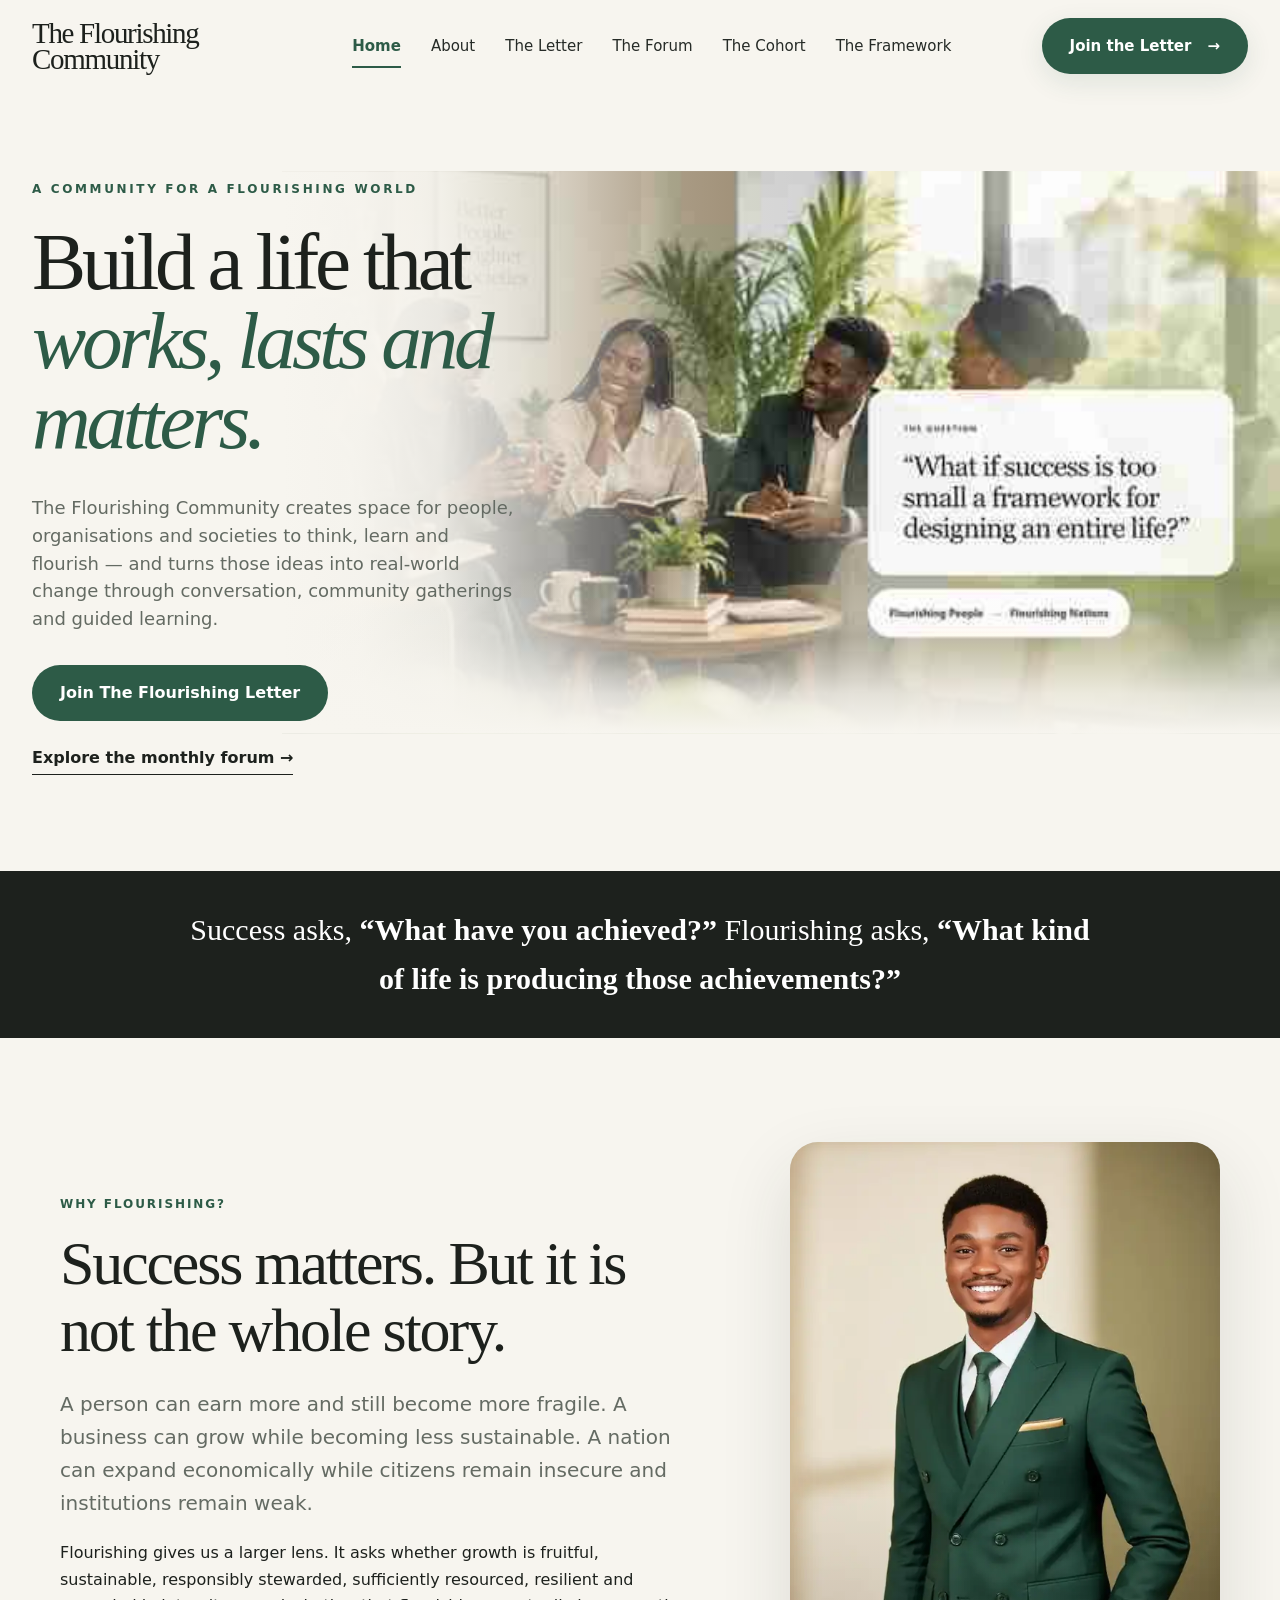
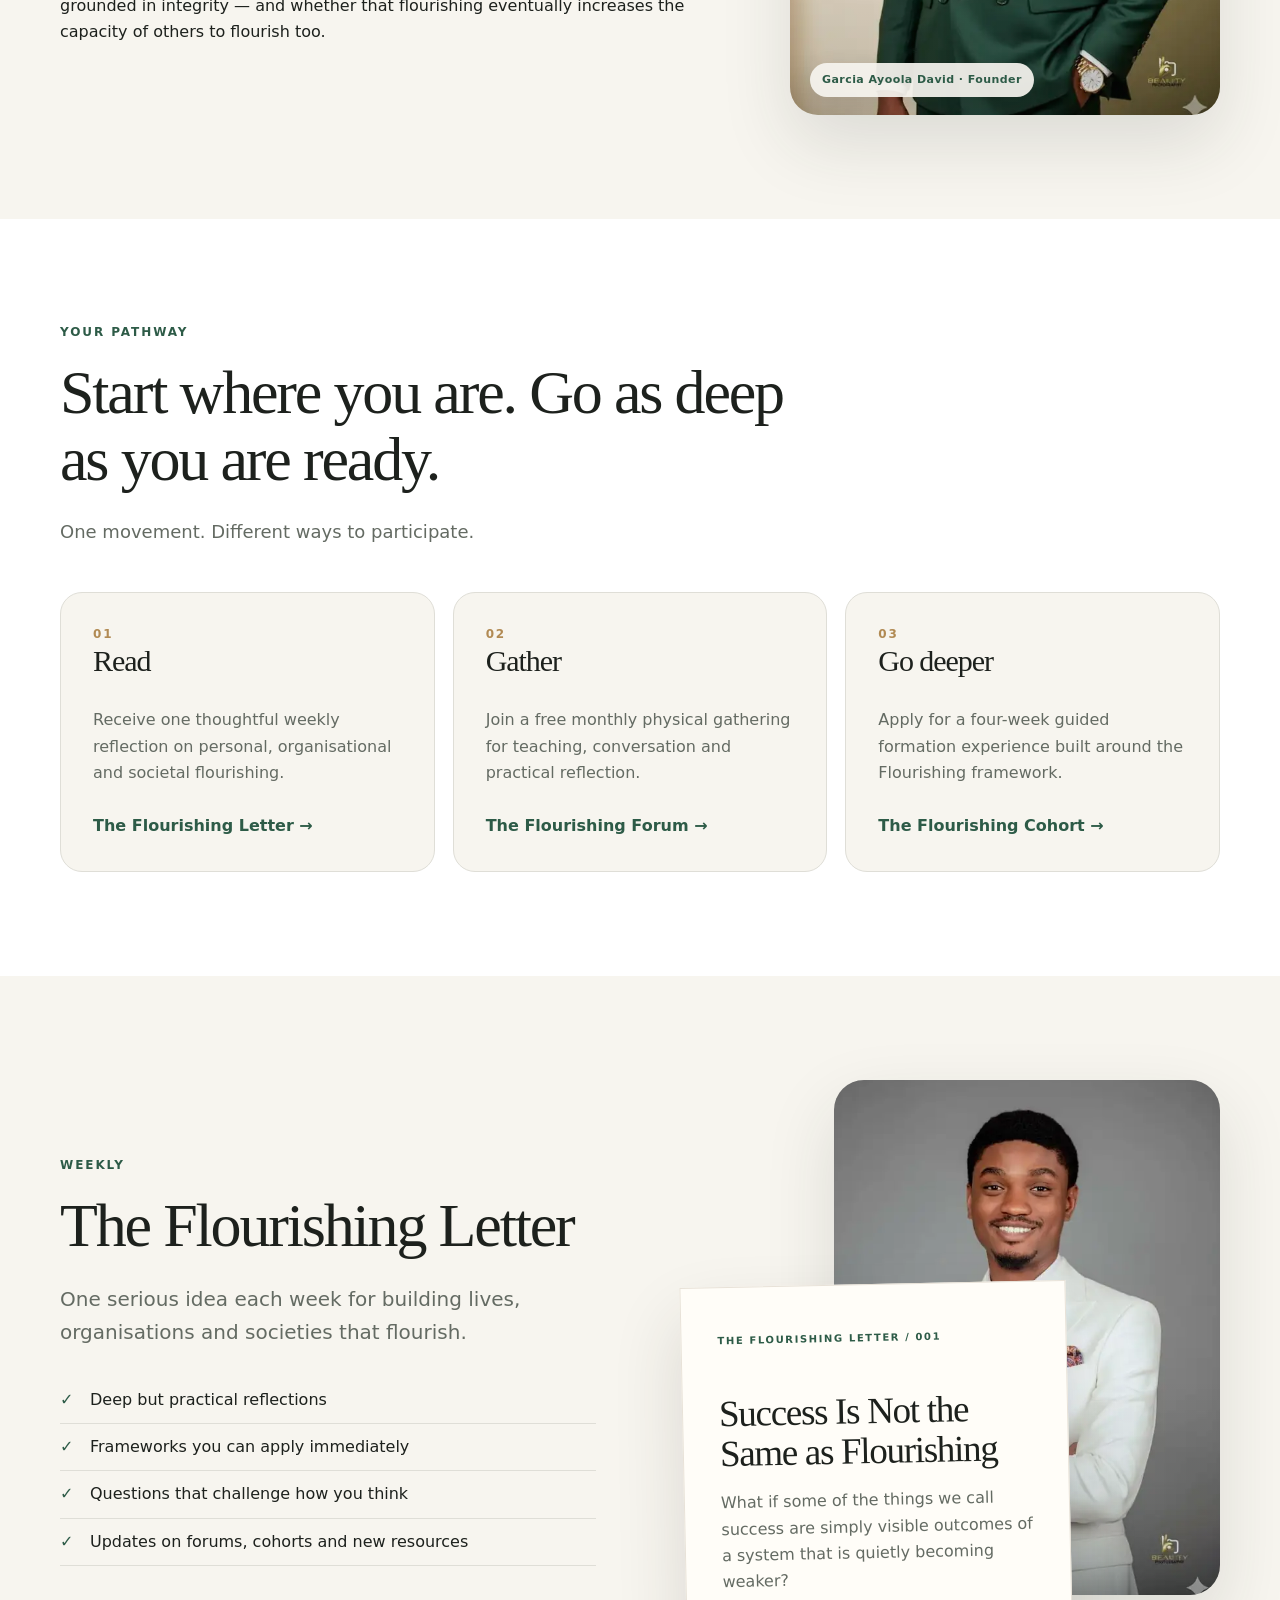
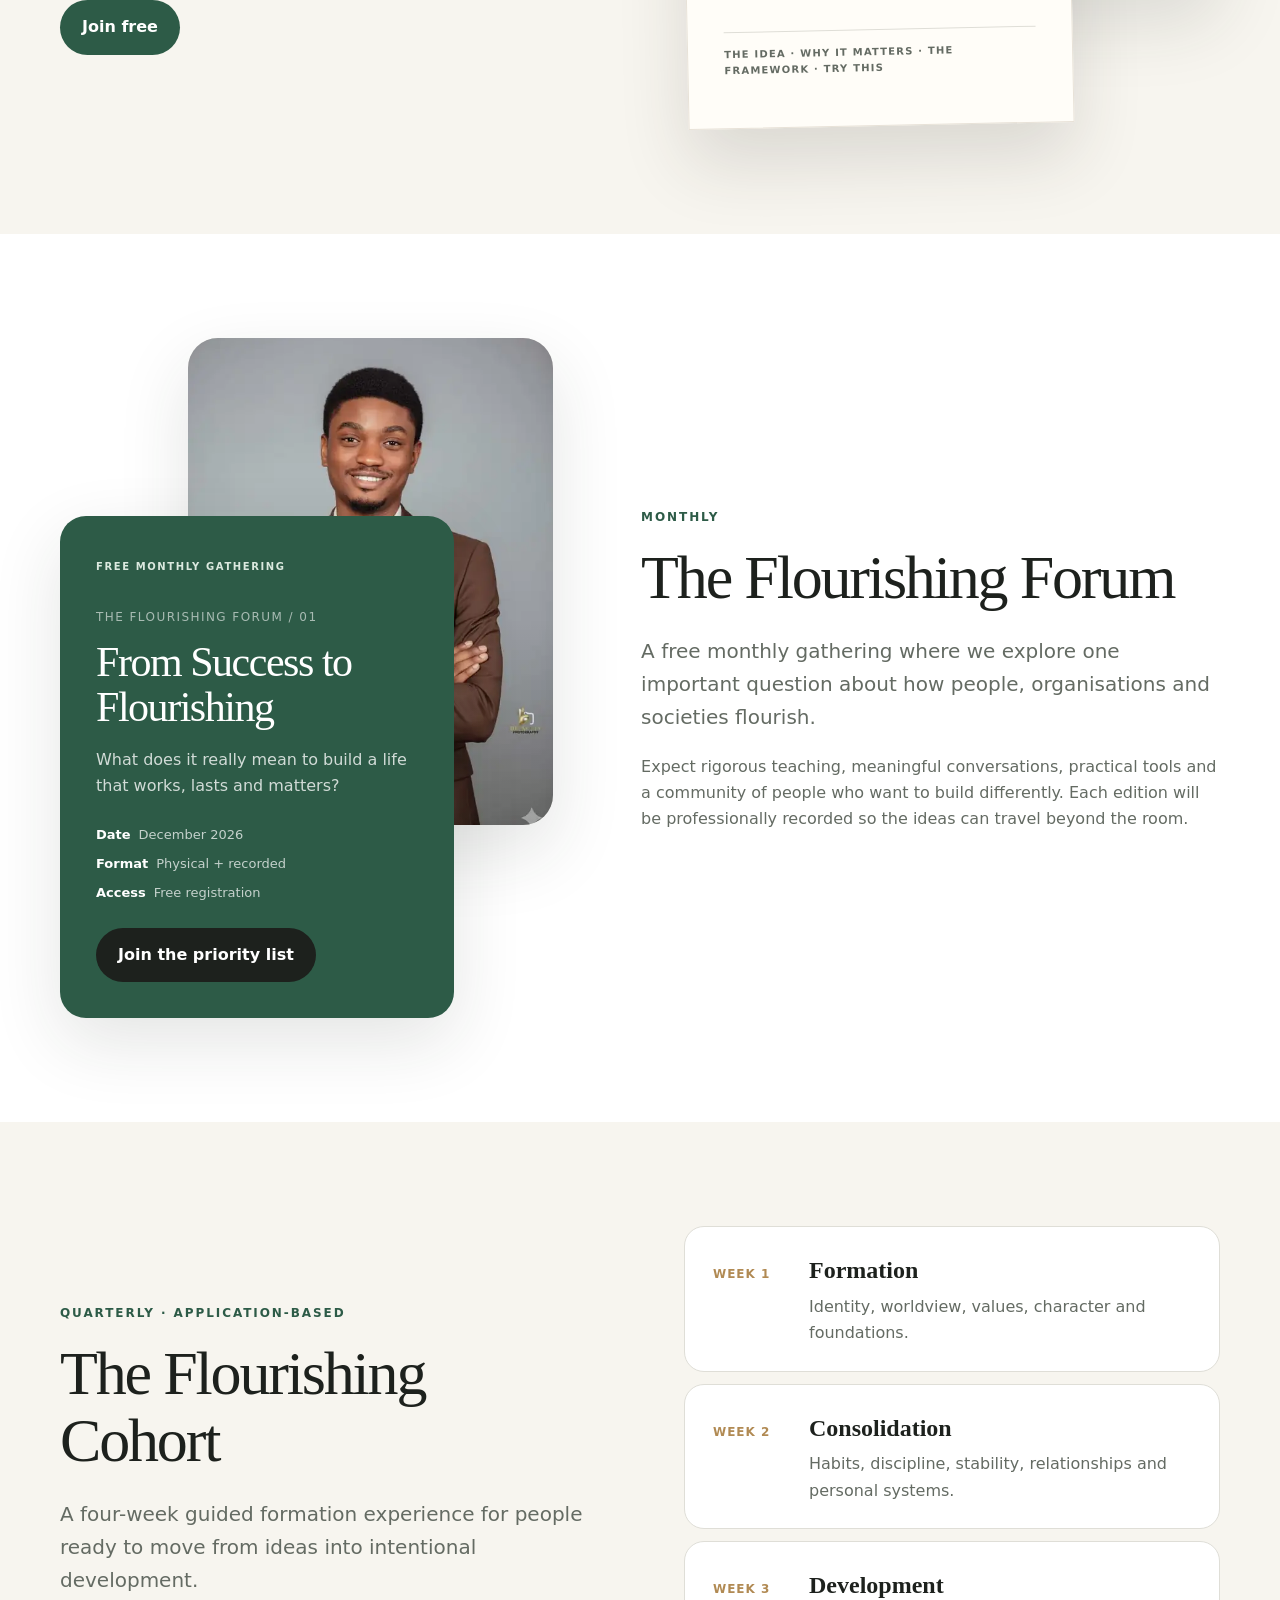
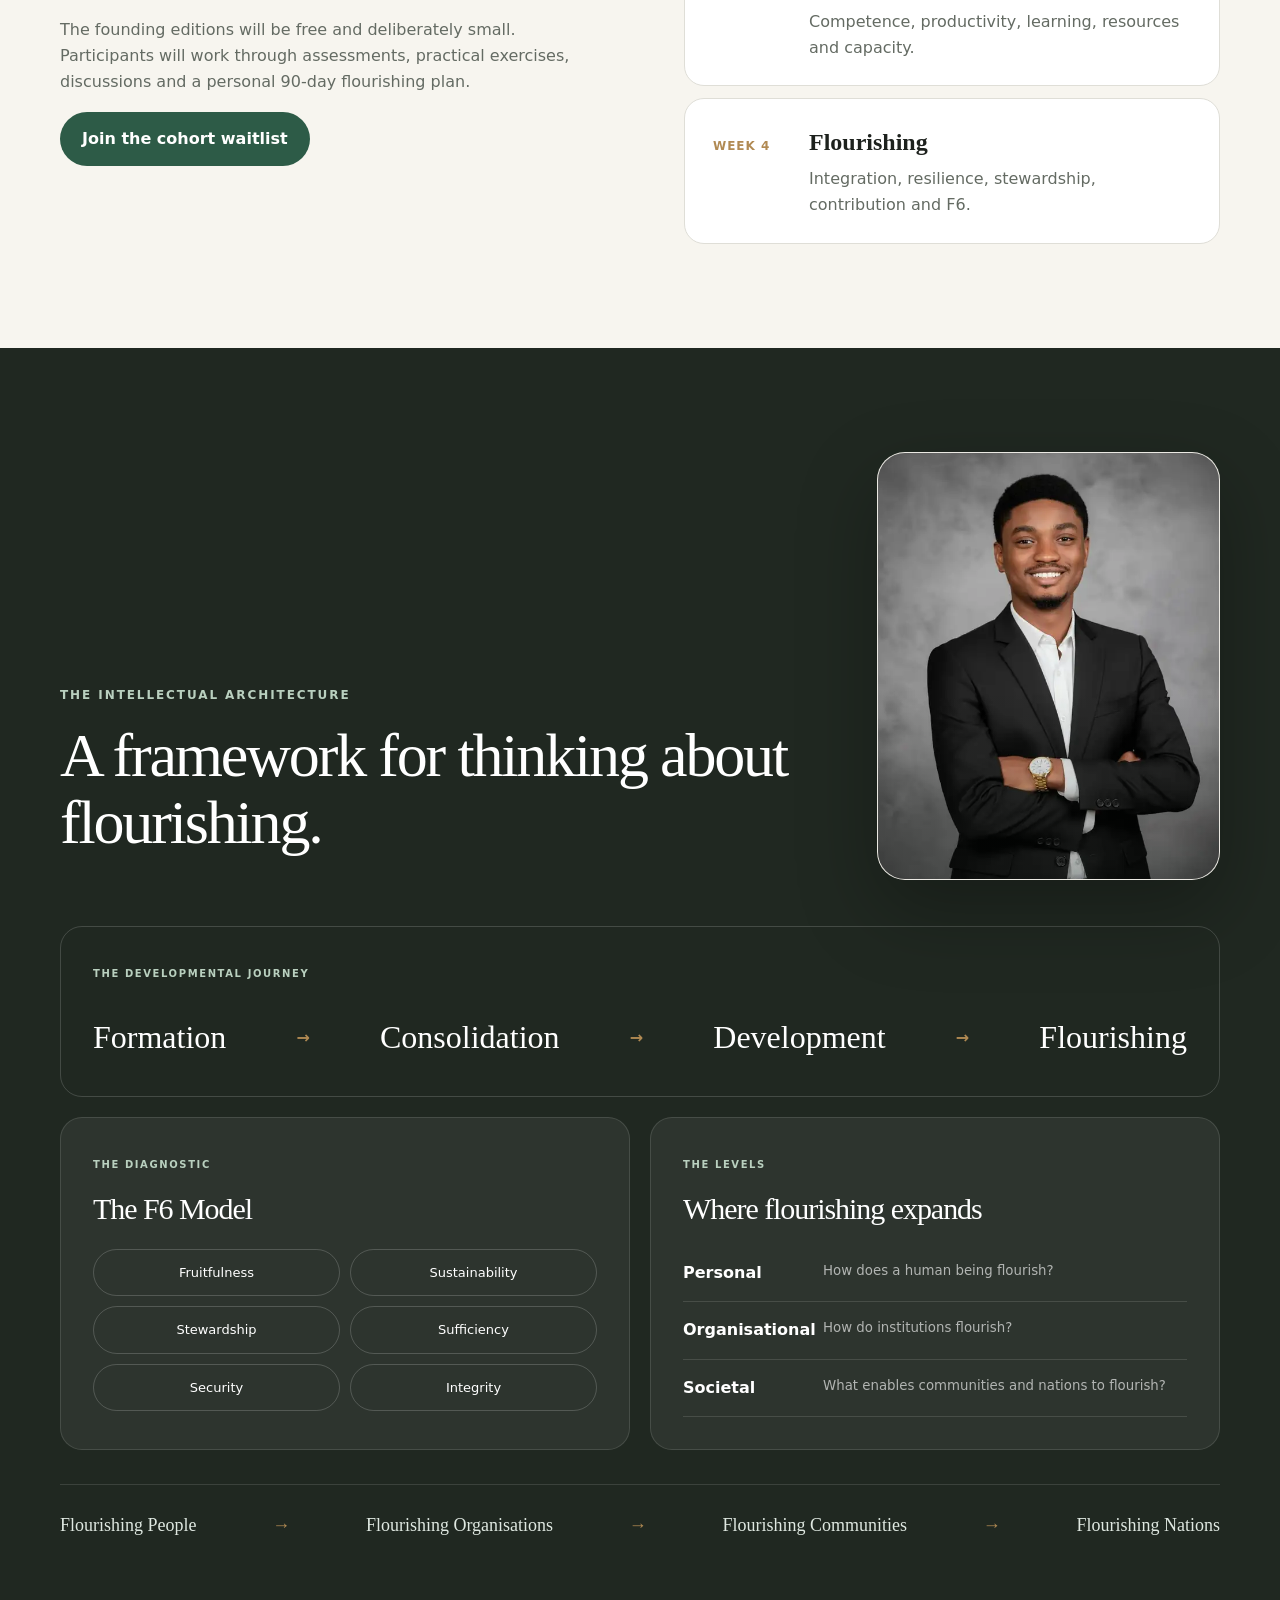
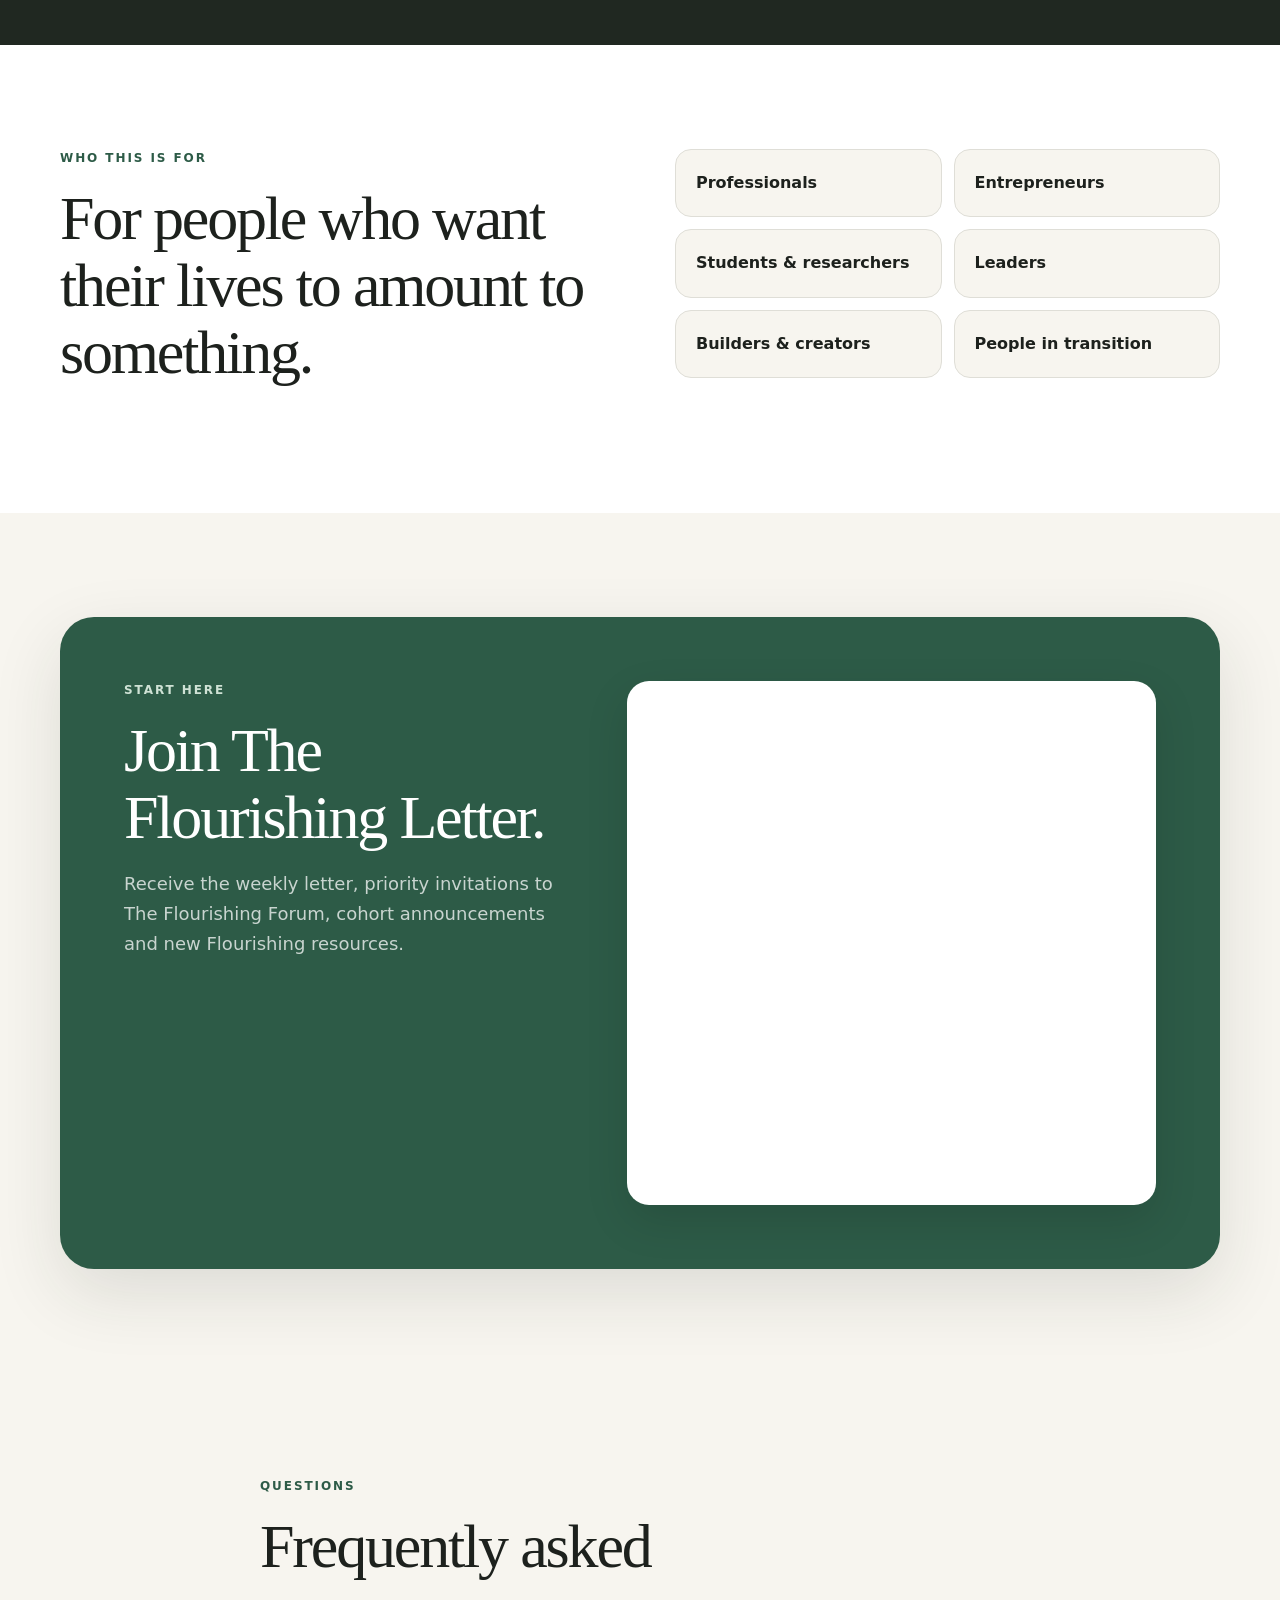
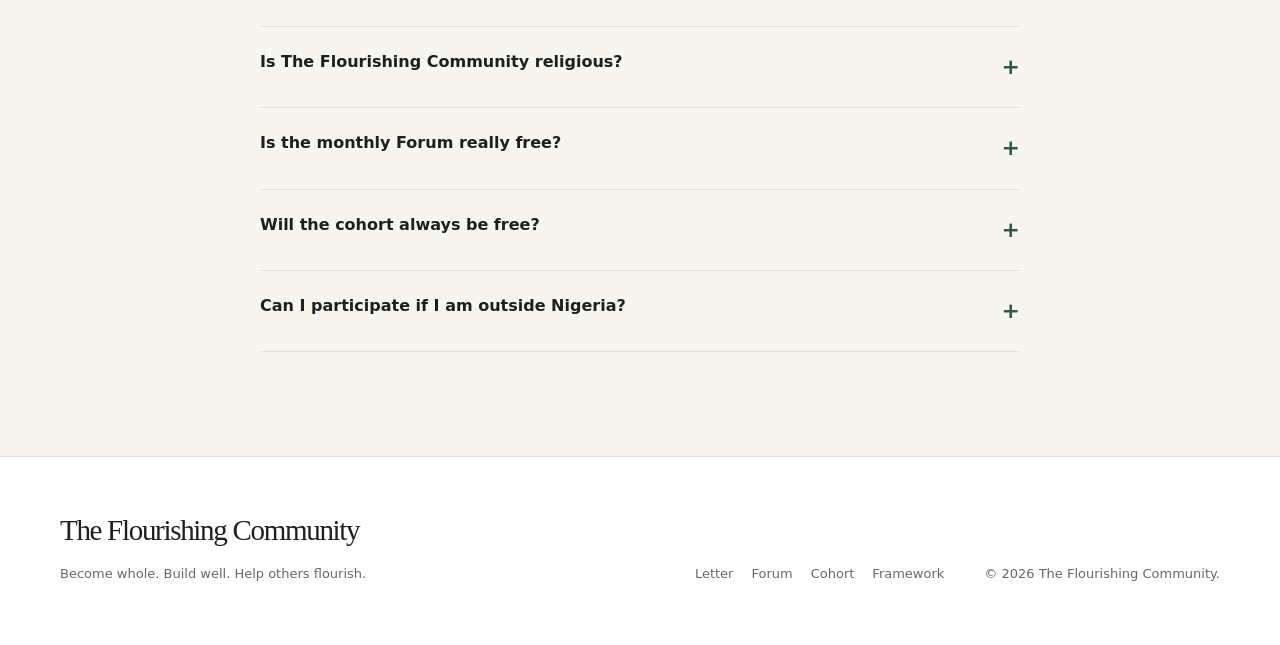
<file: index.html>
<!DOCTYPE html>
<html lang="en">
<head>
  <meta charset="UTF-8" />
  <meta name="viewport" content="width=device-width, initial-scale=1.0" />
  <meta name="description" content="The Flourishing Community — ideas, gatherings and guided learning for building lives, organisations and societies that flourish." />
  <title>The Flourishing Community</title>
  <link rel="stylesheet" href="styles.css" />
</head>
<body>
  <a class="skip-link" href="#main">Skip to content</a>

  <header class="site-header" id="top">
    <div class="container nav-wrap">
      <a class="brand" href="#top" aria-label="The Flourishing Community home">
        <span class="brand-mark">F</span>
        <span class="brand-text">The Flourishing Community</span>
      </a>
      <nav class="desktop-nav" aria-label="Primary navigation">
        <a href="#about">About</a>
        <a href="#letter">Letter</a>
        <a href="#forum">Forum</a>
        <a href="#cohort">Cohort</a>
        <a href="#framework">Framework</a>
      </nav>
      <a class="btn btn-small" href="#join">Join the Letter</a>
    </div>
  </header>

  <main id="main">
    <section class="hero section-pad">
      <div class="container hero-grid">
        <div class="hero-copy reveal">
          <p class="eyebrow">A learning and formation community</p>
          <h1>Build a life that <em>works, lasts and matters.</em></h1>
          <p class="hero-lead">We are exploring what it takes for people, organisations and societies to genuinely flourish — and turning those ideas into practical frameworks, gatherings and guided learning.</p>
          <div class="hero-actions">
            <a class="btn" href="#join">Join The Flourishing Letter</a>
            <a class="text-link" href="#forum">Explore the monthly forum <span aria-hidden="true">→</span></a>
          </div>
          <div class="trust-row" aria-label="What you can expect">
            <span>Weekly ideas</span><i></i><span>Free monthly forum</span><i></i><span>Quarterly cohort</span>
          </div>
        </div>

        <div class="hero-art reveal" aria-hidden="true">
          <div class="orb orb-one"></div>
          <div class="orb orb-two"></div>
          <div class="hero-card card-main">
            <span class="card-label">THE QUESTION</span>
            <blockquote>“What if success is too small a framework for designing an entire life?”</blockquote>
          </div>
          <div class="hero-card card-small">
            <span>Flourishing People</span>
            <strong>→</strong>
            <span>Flourishing Nations</span>
          </div>
        </div>
      </div>
    </section>

    <section class="statement-band">
      <div class="container">
        <p>Success asks, <strong>“What have you achieved?”</strong> Flourishing asks, <strong>“What kind of life is producing those achievements?”</strong></p>
      </div>
    </section>

    <section class="section-pad" id="about">
      <div class="container narrow reveal">
        <p class="eyebrow">Why flourishing?</p>
        <h2>Success matters. But it is not the whole story.</h2>
        <p class="lead">A person can earn more and still become more fragile. A business can grow while becoming less sustainable. A nation can expand economically while citizens remain insecure and institutions remain weak.</p>
        <p>Flourishing gives us a larger lens. It asks whether growth is fruitful, sustainable, responsibly stewarded, sufficiently resourced, resilient and grounded in integrity — and whether that flourishing eventually increases the capacity of others to flourish too.</p>
      </div>
    </section>

    <section class="pathway section-pad">
      <div class="container">
        <div class="section-heading reveal">
          <p class="eyebrow">Your pathway</p>
          <h2>Start where you are. Go as deep as you are ready.</h2>
          <p>One movement. Different ways to participate.</p>
        </div>
        <div class="path-grid">
          <article class="path-card reveal">
            <span class="path-number">01</span>
            <h3>Read</h3>
            <p>Receive one thoughtful weekly reflection on personal, organisational and societal flourishing.</p>
            <a href="#letter">The Flourishing Letter →</a>
          </article>
          <article class="path-card reveal">
            <span class="path-number">02</span>
            <h3>Gather</h3>
            <p>Join a free monthly physical gathering for teaching, conversation and practical reflection.</p>
            <a href="#forum">The Flourishing Forum →</a>
          </article>
          <article class="path-card reveal">
            <span class="path-number">03</span>
            <h3>Go deeper</h3>
            <p>Apply for a four-week guided formation experience built around the Flourishing framework.</p>
            <a href="#cohort">The Flourishing Cohort →</a>
          </article>
        </div>
      </div>
    </section>

    <section class="feature-section section-pad" id="letter">
      <div class="container feature-grid">
        <div class="feature-copy reveal">
          <p class="eyebrow">Weekly</p>
          <h2>The Flourishing Letter</h2>
          <p class="lead">One serious idea each week for building lives, organisations and societies that flourish.</p>
          <ul class="clean-list">
            <li>Deep but practical reflections</li>
            <li>Frameworks you can apply immediately</li>
            <li>Questions that challenge how you think</li>
            <li>Updates on forums, cohorts and new resources</li>
          </ul>
          <a class="btn" href="#join">Join free</a>
        </div>
        <div class="letter-preview reveal">
          <div class="paper">
            <span class="paper-kicker">THE FLOURISHING LETTER / 001</span>
            <h3>Success Is Not the Same as Flourishing</h3>
            <p>What if some of the things we call success are simply visible outcomes of a system that is quietly becoming weaker?</p>
            <div class="rule"></div>
            <p class="paper-small">THE IDEA · WHY IT MATTERS · THE FRAMEWORK · TRY THIS</p>
          </div>
        </div>
      </div>
    </section>

    <section class="feature-section alt section-pad" id="forum">
      <div class="container feature-grid reverse">
        <div class="event-card reveal">
          <span class="event-tag">FREE MONTHLY GATHERING</span>
          <p class="event-series">THE FLOURISHING FORUM / 01</p>
          <h3>From Success to Flourishing</h3>
          <p>What does it really mean to build a life that works, lasts and matters?</p>
          <div class="event-meta">
            <span><strong>Date</strong> December 2026</span>
            <span><strong>Format</strong> Physical + recorded</span>
            <span><strong>Access</strong> Free registration</span>
          </div>
          <a class="btn btn-dark" href="#join">Join the priority list</a>
        </div>
        <div class="feature-copy reveal">
          <p class="eyebrow">Monthly</p>
          <h2>The Flourishing Forum</h2>
          <p class="lead">A free monthly gathering where we explore one important question about how people, organisations and societies flourish.</p>
          <p>Expect rigorous teaching, meaningful conversations, practical tools and a community of people who want to build differently. Each edition will be professionally recorded so the ideas can travel beyond the room.</p>
        </div>
      </div>
    </section>

    <section class="feature-section section-pad" id="cohort">
      <div class="container feature-grid">
        <div class="feature-copy reveal">
          <p class="eyebrow">Quarterly · Application-based</p>
          <h2>The Flourishing Cohort</h2>
          <p class="lead">A four-week guided formation experience for people ready to move from ideas into intentional development.</p>
          <p>The founding editions will be free and deliberately small. Participants will work through assessments, practical exercises, discussions and a personal 90-day flourishing plan.</p>
          <a class="btn" href="#join">Join the cohort waitlist</a>
        </div>
        <div class="cohort-steps reveal">
          <div class="step"><span>Week 1</span><strong>Formation</strong><p>Identity, worldview, values, character and foundations.</p></div>
          <div class="step"><span>Week 2</span><strong>Consolidation</strong><p>Habits, discipline, stability, relationships and personal systems.</p></div>
          <div class="step"><span>Week 3</span><strong>Development</strong><p>Competence, productivity, learning, resources and capacity.</p></div>
          <div class="step"><span>Week 4</span><strong>Flourishing</strong><p>Integration, resilience, stewardship, contribution and F6.</p></div>
        </div>
      </div>
    </section>

    <section class="framework section-pad" id="framework">
      <div class="container">
        <div class="section-heading reveal">
          <p class="eyebrow">The intellectual architecture</p>
          <h2>A framework for thinking about flourishing.</h2>
        </div>

        <div class="framework-block reveal">
          <span class="framework-label">THE DEVELOPMENTAL JOURNEY</span>
          <div class="journey">
            <span>Formation</span><b>→</b><span>Consolidation</span><b>→</b><span>Development</span><b>→</b><span>Flourishing</span>
          </div>
        </div>

        <div class="framework-grid">
          <article class="framework-card reveal">
            <span class="framework-label">THE DIAGNOSTIC</span>
            <h3>The F6 Model</h3>
            <div class="pill-grid">
              <span>Fruitfulness</span><span>Sustainability</span><span>Stewardship</span><span>Sufficiency</span><span>Security</span><span>Integrity</span>
            </div>
          </article>
          <article class="framework-card reveal">
            <span class="framework-label">THE LEVELS</span>
            <h3>Where flourishing expands</h3>
            <ol class="levels">
              <li><strong>Personal</strong><small>How does a human being flourish?</small></li>
              <li><strong>Organisational</strong><small>How do institutions flourish?</small></li>
              <li><strong>Societal</strong><small>What enables communities and nations to flourish?</small></li>
            </ol>
          </article>
        </div>

        <div class="impact-line reveal">
          <span>Flourishing People</span><b>→</b><span>Flourishing Organisations</span><b>→</b><span>Flourishing Communities</span><b>→</b><span>Flourishing Nations</span>
        </div>
      </div>
    </section>

    <section class="who section-pad">
      <div class="container who-grid">
        <div class="reveal">
          <p class="eyebrow">Who this is for</p>
          <h2>For people who want their lives to amount to something.</h2>
        </div>
        <div class="audience-grid reveal">
          <span>Professionals</span><span>Entrepreneurs</span><span>Students & researchers</span><span>Leaders</span><span>Builders & creators</span><span>People in transition</span>
        </div>
      </div>
    </section>

    <section class="join section-pad" id="join">
      <div class="container join-box reveal">
        <div>
          <p class="eyebrow light">Start here</p>
          <h2>Join The Flourishing Letter.</h2>
          <p>Receive the weekly letter, priority invitations to The Flourishing Forum, cohort announcements and new Flourishing resources.</p>
        </div>
        <div class="tally-card">
          <iframe
            data-tally-src="https://tally.so/embed/GxZgZL?alignLeft=1&hideTitle=1&transparentBackground=1&dynamicHeight=1"
            loading="lazy"
            width="100%"
            height="460"
            frameborder="0"
            marginheight="0"
            marginwidth="0"
            title="Join The Flourishing Letter">
          </iframe>
          <p class="tally-note">Free to join. No spam. Unsubscribe anytime.</p>
        </div>
      </div>
    </section>

    <section class="faq section-pad">
      <div class="container narrow">
        <div class="section-heading reveal">
          <p class="eyebrow">Questions</p>
          <h2>Frequently asked</h2>
        </div>
        <details class="reveal">
          <summary>Is The Flourishing Community religious?</summary>
          <p>The intellectual foundation is deeply informed by biblical wisdom, but the community is designed to translate those principles into practical language for life, work, organisations and society. People from different backgrounds are welcome to engage the ideas.</p>
        </details>
        <details class="reveal">
          <summary>Is the monthly Forum really free?</summary>
          <p>Yes. The core monthly Flourishing Forum is designed as a free public gathering. Registration is required because physical spaces have limited capacity.</p>
        </details>
        <details class="reveal">
          <summary>Will the cohort always be free?</summary>
          <p>The founding cohorts will be free and application-based while the curriculum is tested and refined. Advanced programmes may be paid later, while the public community and core learning resources remain accessible.</p>
        </details>
        <details class="reveal">
          <summary>Can I participate if I am outside Nigeria?</summary>
          <p>Yes. The Flourishing Letter is available globally, Forum recordings will be available after registration, and future digital learning experiences will allow broader participation.</p>
        </details>
      </div>
    </section>
  </main>

  <footer class="site-footer">
    <div class="container footer-grid">
      <div>
        <a class="brand footer-brand" href="#top"><span class="brand-mark">F</span><span class="brand-text">The Flourishing Community</span></a>
        <p>Become whole. Build well. Help others flourish.</p>
      </div>
      <div class="footer-links">
        <a href="#letter">Letter</a><a href="#forum">Forum</a><a href="#cohort">Cohort</a><a href="#framework">Framework</a>
      </div>
      <p class="copyright">© <span id="year"></span> The Flourishing Community.</p>
    </div>
  </footer>

  <script>
    var d=document,w="https://tally.so/widgets/embed.js",v=function(){
      if(typeof Tally!=="undefined") Tally.loadEmbeds();
      else d.querySelectorAll("iframe[data-tally-src]:not([src])").forEach(function(e){e.src=e.dataset.tallySrc;});
    };
    if(typeof Tally!=="undefined")v();
    else if(d.querySelector('script[src="'+w+'"]')==null){var s=d.createElement("script");s.src=w;s.onload=v;s.onerror=v;d.body.appendChild(s);}
  </script>
  <script src="script.js"></script>
</body>
</html>
</file>
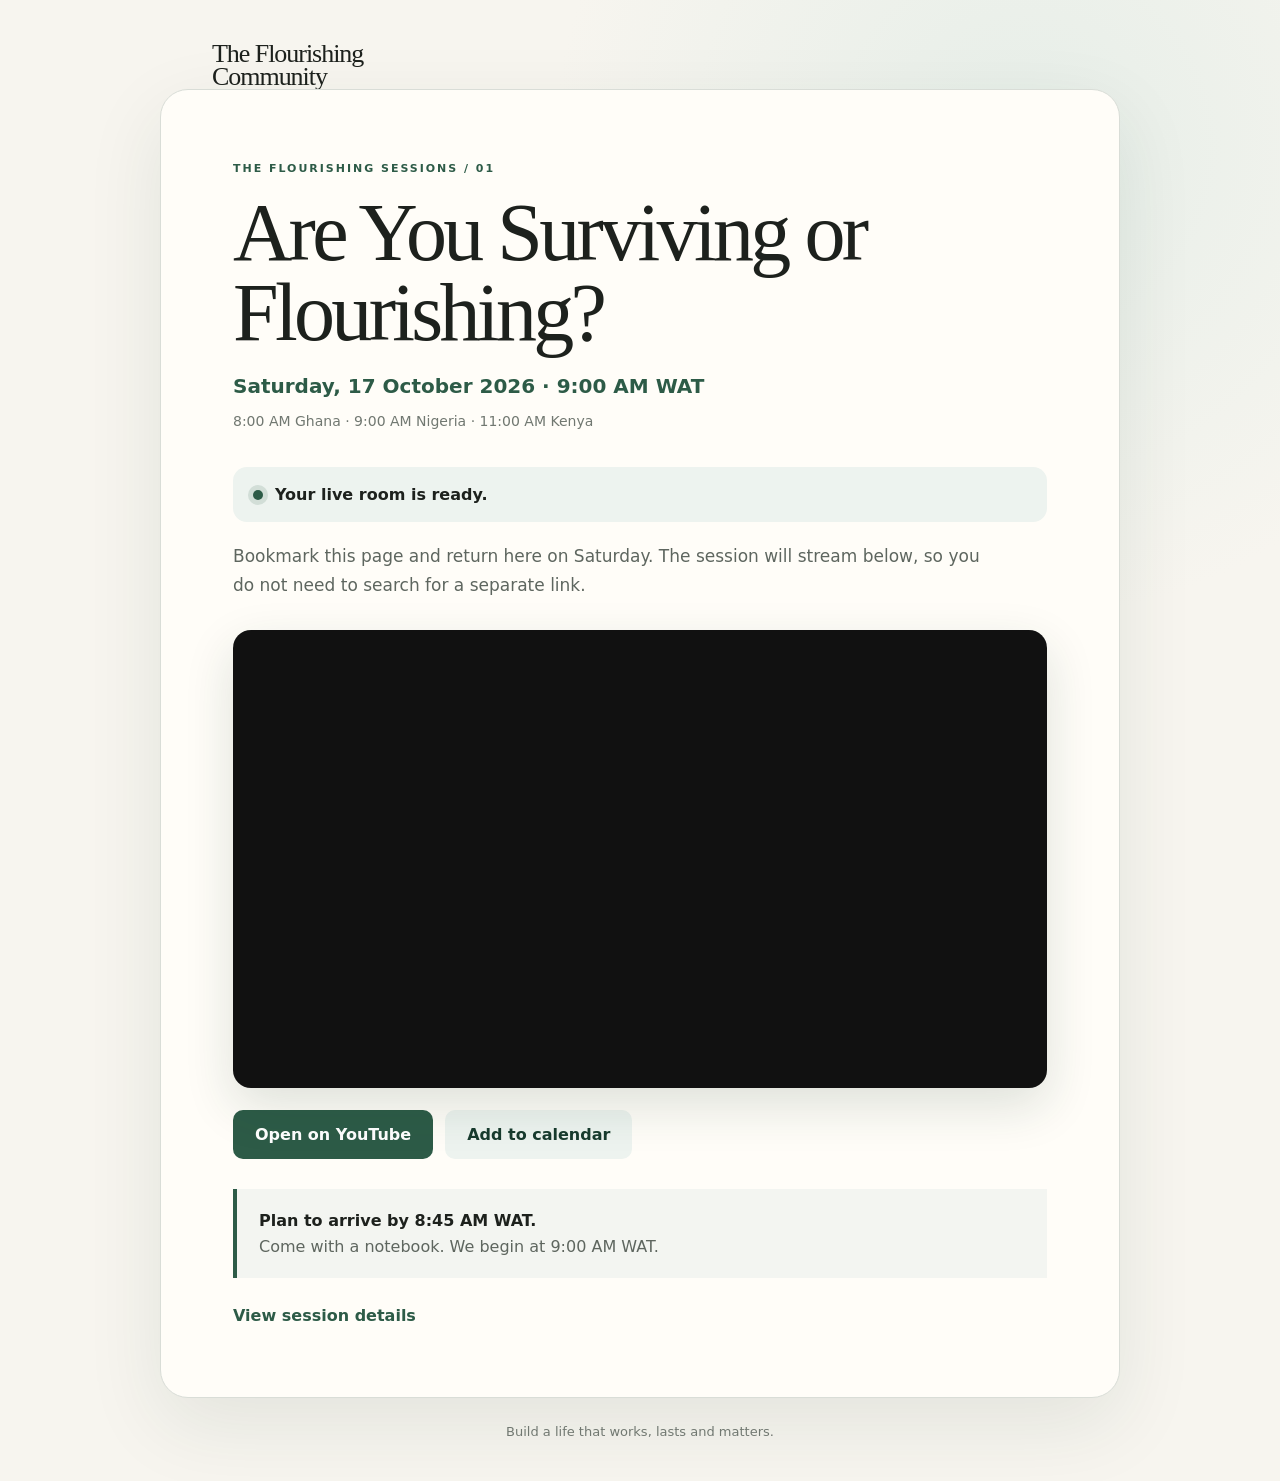
<file: join.html>
<!DOCTYPE html>
<html lang="en">
<head>
  <meta charset="UTF-8" />
  <meta name="viewport" content="width=device-width, initial-scale=1.0" />
  <meta name="description" content="Join The Flourishing Sessions live on Saturday, 17 October 2026 at 9:00 AM WAT." />
  <title>Join The Flourishing Sessions</title>
  <link rel="stylesheet" href="join.css" />
</head>
<body>
  <main class="wrap">
    <a class="brand" href="/">The Flourishing<br>Community</a>
    <section class="card">
      <p class="eyebrow">THE FLOURISHING SESSIONS / 01</p>
      <h1>Are You Surviving or Flourishing?</h1>
      <p class="lead">Saturday, 17 October 2026 · 9:00 AM WAT</p>
      <p class="timezones">8:00 AM Ghana · 9:00 AM Nigeria · 11:00 AM Kenya</p>

      <div class="status">
        <span class="dot"></span>
        <strong>Your live room is ready.</strong>
      </div>

      <p>Bookmark this page and return here on Saturday. The session will stream below, so you do not need to search for a separate link.</p>

      <div class="video-shell">
        <iframe
          src="https://www.youtube.com/embed/YpB3ztuofRA"
          title="Are You Surviving or Flourishing? — The Flourishing Sessions #01"
          frameborder="0"
          allow="accelerometer; autoplay; clipboard-write; encrypted-media; gyroscope; picture-in-picture; web-share"
          referrerpolicy="strict-origin-when-cross-origin"
          allowfullscreen>
        </iframe>
      </div>

      <div class="actions">
        <a class="btn" href="https://youtube.com/live/YpB3ztuofRA?feature=share" target="_blank" rel="noopener">Open on YouTube</a>
        <a class="btn secondary" href="/flourishing-session-01.ics">Add to calendar</a>
      </div>

      <div class="note">
        <strong>Plan to arrive by 8:45 AM WAT.</strong>
        <span>Come with a notebook. We begin at 9:00 AM WAT.</span>
      </div>

      <a class="details-link" href="/live">View session details</a>
    </section>
    <p class="footer">Build a life that works, lasts and matters.</p>
  </main>
</body>
</html>
</file>
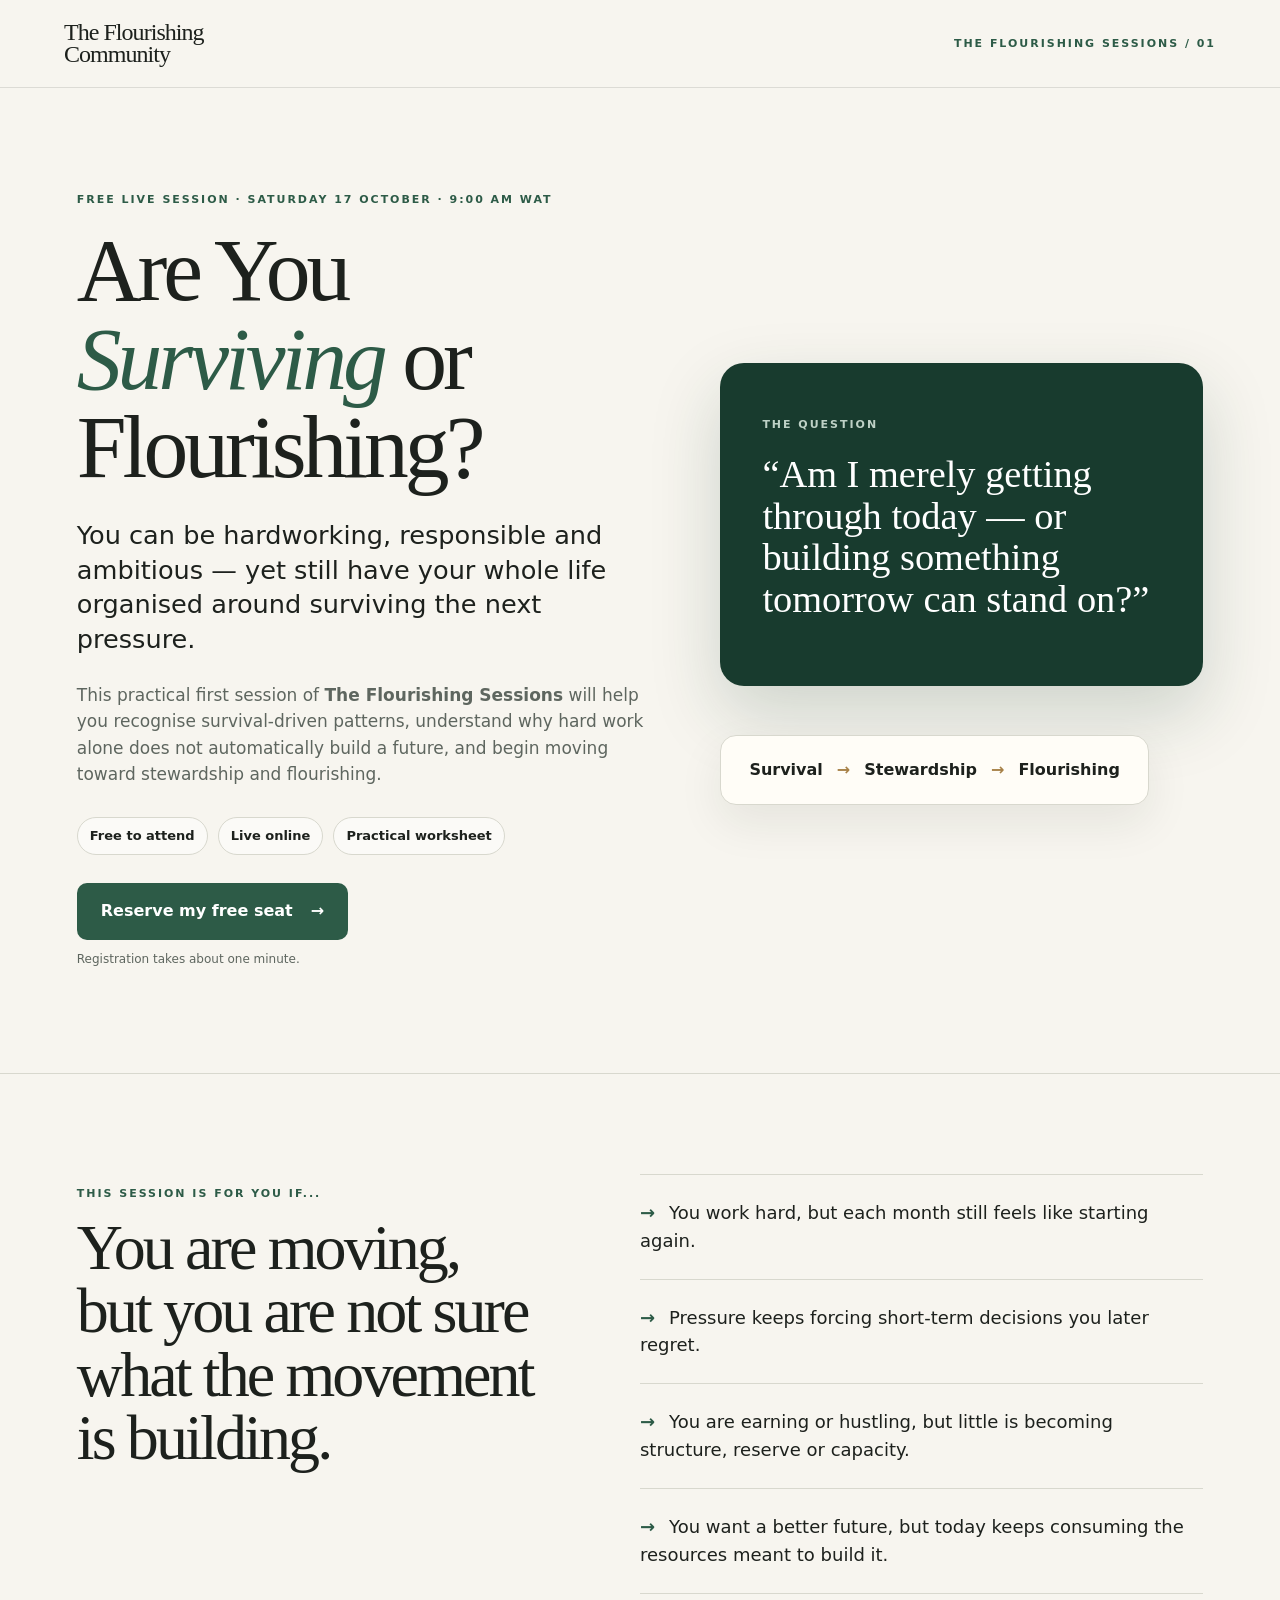
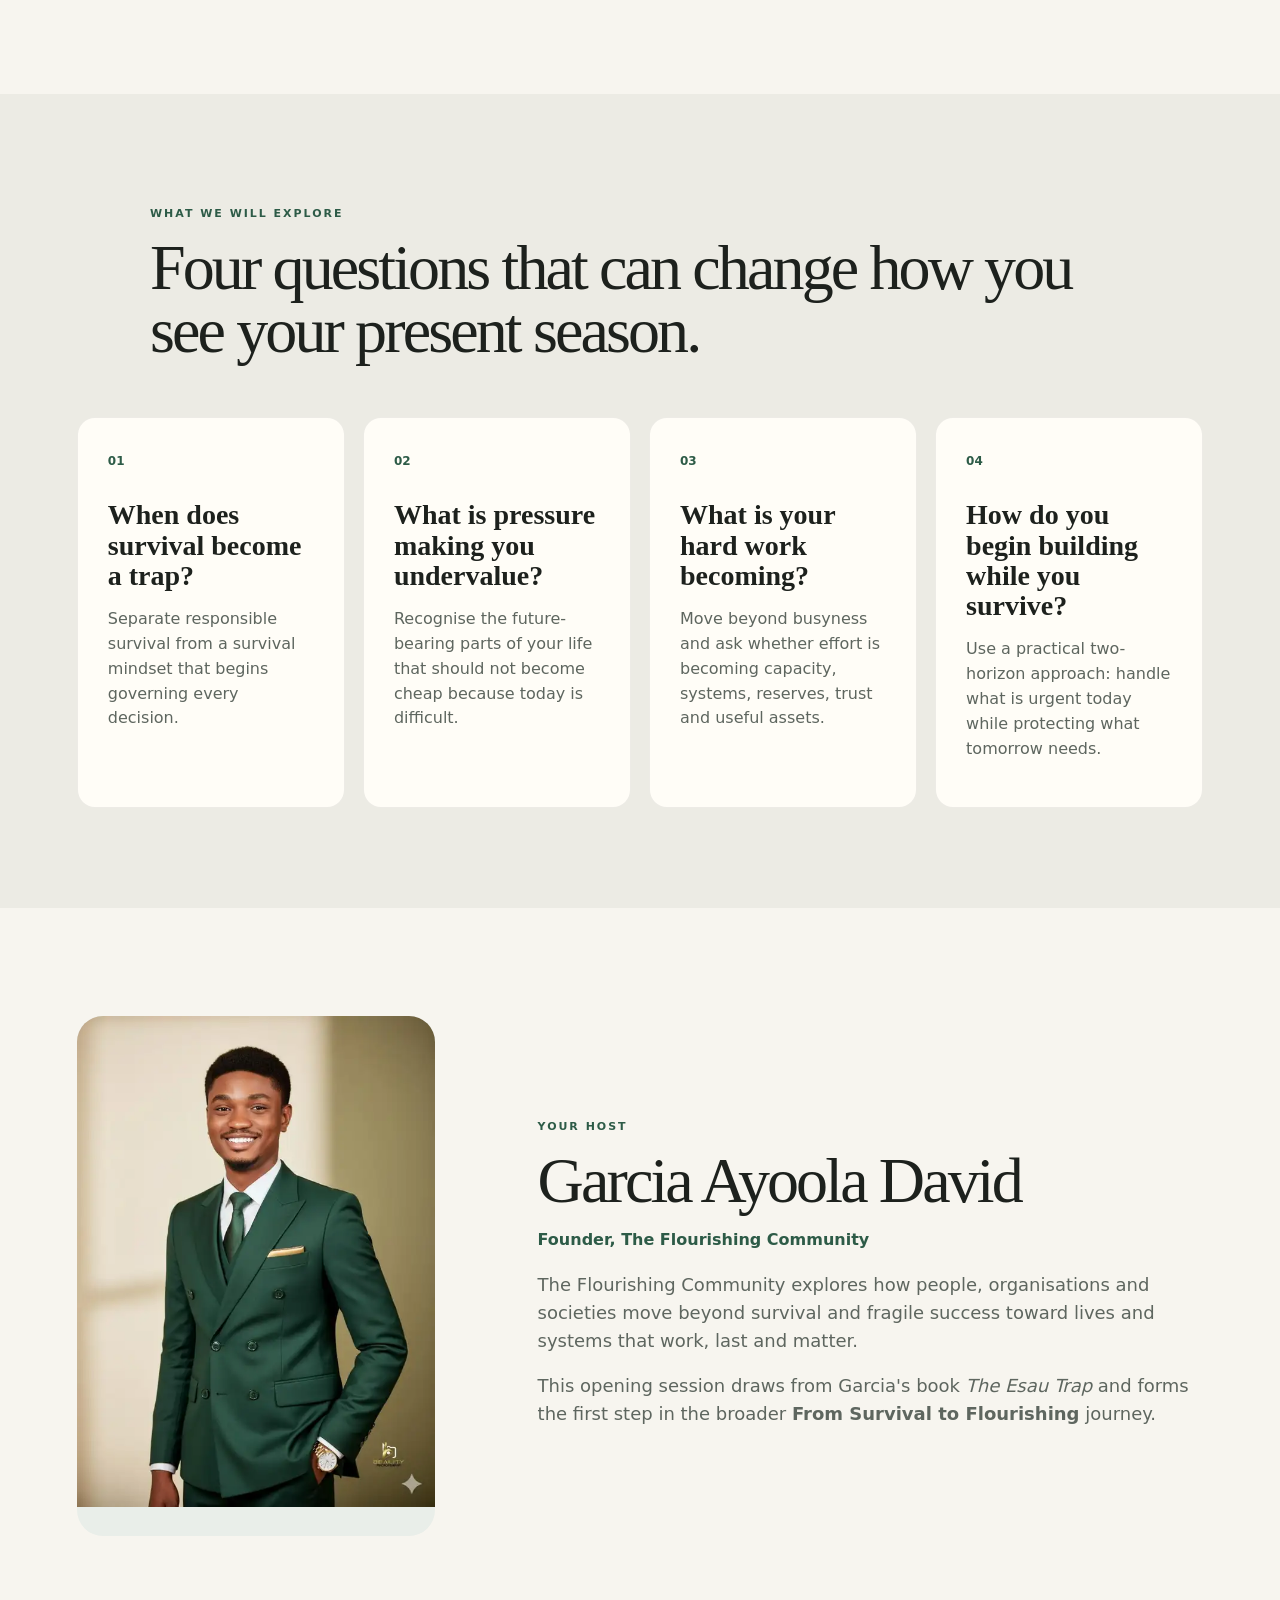
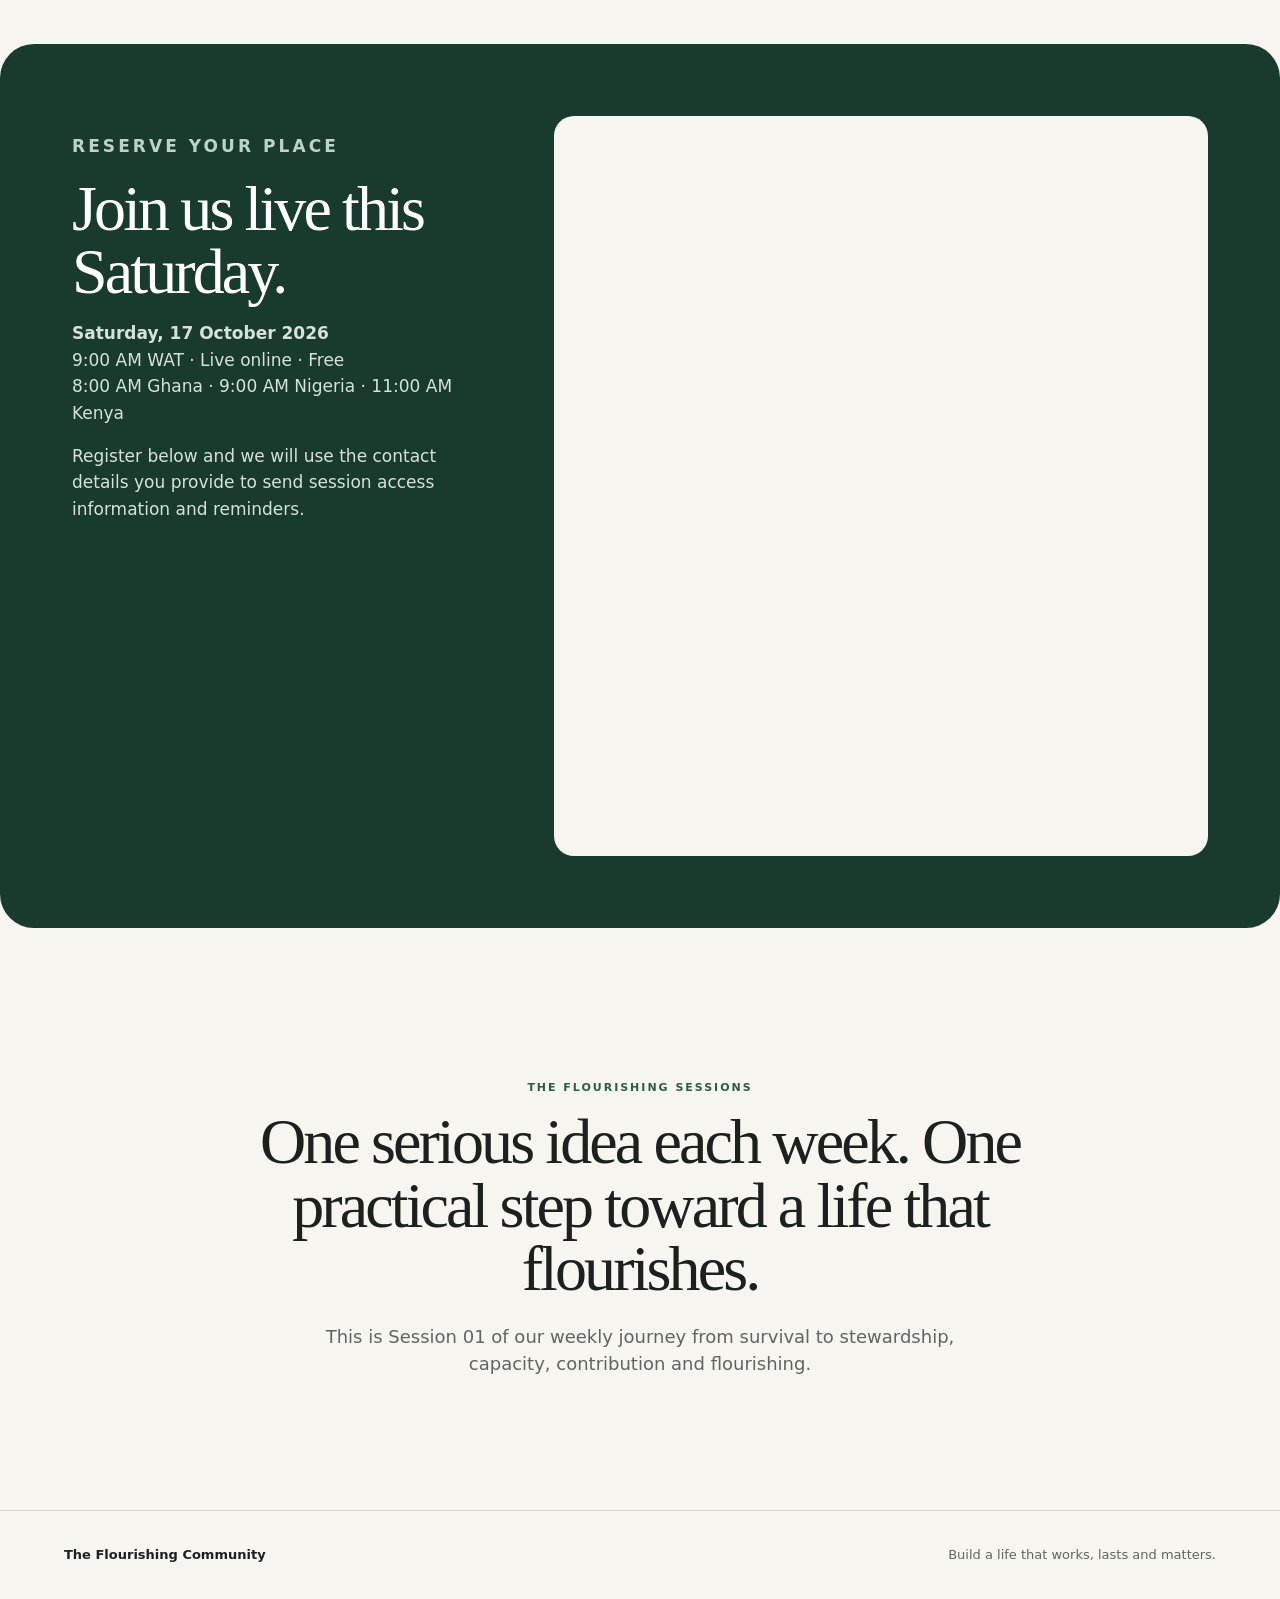
<file: live.html>
<!DOCTYPE html>
<html lang="en">
<head>
  <meta charset="UTF-8" />
  <meta name="viewport" content="width=device-width, initial-scale=1.0" />
  <meta name="description" content="Join The Flourishing Sessions live: Are You Surviving or Flourishing? Saturday, 17 October 2026 at 9:00 AM WAT." />
  <title>Are You Surviving or Flourishing? | The Flourishing Sessions</title>
  <link rel="stylesheet" href="live.css" />
</head>
<body>
  <header class="topbar">
    <a class="brand" href="/">The Flourishing<br>Community</a>
    <span class="series">THE FLOURISHING SESSIONS / 01</span>
  </header>

  <main>
    <section class="hero">
      <div class="hero-copy">
        <p class="eyebrow">FREE LIVE SESSION · SATURDAY 17 OCTOBER · 9:00 AM WAT</p>
        <h1>Are You <em>Surviving</em> or Flourishing?</h1>
        <p class="lead">You can be hardworking, responsible and ambitious — yet still have your whole life organised around surviving the next pressure.</p>
        <p class="support">This practical first session of <strong>The Flourishing Sessions</strong> will help you recognise survival-driven patterns, understand why hard work alone does not automatically build a future, and begin moving toward stewardship and flourishing.</p>
        <div class="chips">
          <span>Free to attend</span>
          <span>Live online</span>
          <span>Practical worksheet</span>
        </div>
        <a class="primary-btn" href="#register">Reserve my free seat <span>→</span></a>
        <p class="micro">Registration takes about one minute.</p>
      </div>
      <div class="hero-visual" aria-hidden="true">
        <div class="question-card">
          <span>THE QUESTION</span>
          <blockquote>“Am I merely getting through today — or building something tomorrow can stand on?”</blockquote>
        </div>
        <div class="path-card">
          <span>Survival</span><b>→</b><span>Stewardship</span><b>→</b><span>Flourishing</span>
        </div>
      </div>
    </section>

    <section class="recognition">
      <div>
        <p class="eyebrow">THIS SESSION IS FOR YOU IF...</p>
        <h2>You are moving, but you are not sure what the movement is building.</h2>
      </div>
      <div class="recognition-list">
        <p>You work hard, but each month still feels like starting again.</p>
        <p>Pressure keeps forcing short-term decisions you later regret.</p>
        <p>You are earning or hustling, but little is becoming structure, reserve or capacity.</p>
        <p>You want a better future, but today keeps consuming the resources meant to build it.</p>
      </div>
    </section>

    <section class="learn">
      <div class="section-heading">
        <p class="eyebrow">WHAT WE WILL EXPLORE</p>
        <h2>Four questions that can change how you see your present season.</h2>
      </div>
      <div class="learn-grid">
        <article><span>01</span><h3>When does survival become a trap?</h3><p>Separate responsible survival from a survival mindset that begins governing every decision.</p></article>
        <article><span>02</span><h3>What is pressure making you undervalue?</h3><p>Recognise the future-bearing parts of your life that should not become cheap because today is difficult.</p></article>
        <article><span>03</span><h3>What is your hard work becoming?</h3><p>Move beyond busyness and ask whether effort is becoming capacity, systems, reserves, trust and useful assets.</p></article>
        <article><span>04</span><h3>How do you begin building while you survive?</h3><p>Use a practical two-horizon approach: handle what is urgent today while protecting what tomorrow needs.</p></article>
      </div>
    </section>

    <section class="host">
      <div class="host-photo"><img src="assets/founder-green.svg" alt="Garcia Ayoola David" /></div>
      <div class="host-copy">
        <p class="eyebrow">YOUR HOST</p>
        <h2>Garcia Ayoola David</h2>
        <p class="host-title">Founder, The Flourishing Community</p>
        <p>The Flourishing Community explores how people, organisations and societies move beyond survival and fragile success toward lives and systems that work, last and matter.</p>
        <p>This opening session draws from Garcia's book <em>The Esau Trap</em> and forms the first step in the broader <strong>From Survival to Flourishing</strong> journey.</p>
      </div>
    </section>

    <section class="register" id="register">
      <div class="register-copy">
        <p class="eyebrow light">RESERVE YOUR PLACE</p>
        <h2>Join us live this Saturday.</h2>
        <p><strong>Saturday, 17 October 2026</strong><br>9:00 AM WAT · Live online · Free<br><span class="regional-times">8:00 AM Ghana · 9:00 AM Nigeria · 11:00 AM Kenya</span></p>
        <p>Register below and we will use the contact details you provide to send session access information and reminders.</p>
      </div>
      <div class="form-card">
        <iframe
          id="webinar-registration"
          data-base-src="https://tally.so/embed/2E2Gkp?alignLeft=1&hideTitle=1&transparentBackground=1&dynamicHeight=1"
          loading="eager"
          width="100%"
          height="720"
          frameborder="0"
          marginheight="0"
          marginwidth="0"
          title="Register for Are You Surviving or Flourishing?">
        </iframe>
        <noscript><a href="https://tally.so/r/2E2Gkp">Open the registration form</a></noscript>
      </div>
    </section>

    <section class="closing">
      <p class="eyebrow">THE FLOURISHING SESSIONS</p>
      <h2>One serious idea each week. One practical step toward a life that flourishes.</h2>
      <p>This is Session 01 of our weekly journey from survival to stewardship, capacity, contribution and flourishing.</p>
    </section>
  </main>

  <footer>
    <a href="/">The Flourishing Community</a>
    <span>Build a life that works, lasts and matters.</span>
  </footer>

  <script src="https://tally.so/widgets/embed.js"></script>
  <script src="live.js"></script>
</body>
</html>
</file>
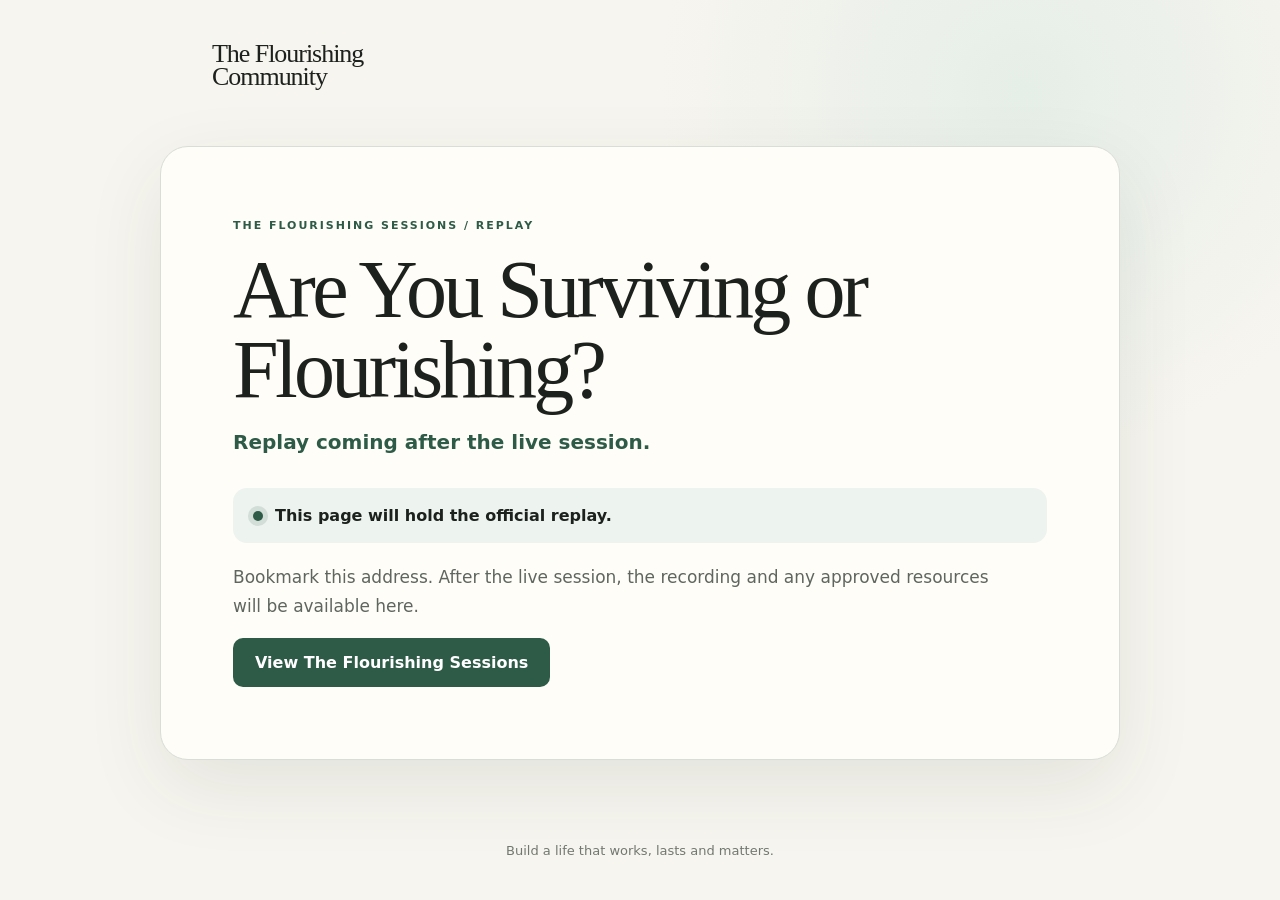
<file: replay.html>
<!DOCTYPE html>
<html lang="en">
<head><meta charset="UTF-8"><meta name="viewport" content="width=device-width,initial-scale=1.0"><title>Flourishing Sessions Replay</title><link rel="stylesheet" href="join.css"></head>
<body><main class="wrap"><a class="brand" href="/">The Flourishing<br>Community</a><section class="card"><p class="eyebrow">THE FLOURISHING SESSIONS / REPLAY</p><h1>Are You Surviving or Flourishing?</h1><p class="lead">Replay coming after the live session.</p><div class="status"><span class="dot"></span><strong>This page will hold the official replay.</strong></div><p>Bookmark this address. After the live session, the recording and any approved resources will be available here.</p><a class="btn" href="/live">View The Flourishing Sessions</a></section><p class="footer">Build a life that works, lasts and matters.</p></main></body>
</html>
</file>
<file: styles.css>
:root {
  --ink: #1d211d;
  --muted: #646b63;
  --paper: #f7f5ef;
  --white: #ffffff;
  --green: #2d5b47;
  --green-dark: #1f4535;
  --sage: #dfe8df;
  --gold: #b18a53;
  --burgundy: #6f3943;
  --line: #dfded7;
  --shadow: 0 24px 70px rgba(35, 43, 35, 0.12);
}
* { box-sizing: border-box; }
html { scroll-behavior: smooth; }
body { margin: 0; color: var(--ink); background: var(--paper); font-family: Inter, ui-sans-serif, system-ui, -apple-system, BlinkMacSystemFont, "Segoe UI", sans-serif; line-height: 1.65; }
a { color: inherit; }
img { max-width: 100%; }
.container { width: min(1160px, calc(100% - 40px)); margin-inline: auto; }
.narrow { width: min(760px, 100%); }
.section-pad { padding: 104px 0; }
.skip-link { position: absolute; left: -9999px; }
.skip-link:focus { left: 20px; top: 20px; z-index: 99; background: white; padding: 10px 14px; }

.site-header { position: sticky; top: 0; z-index: 50; backdrop-filter: blur(12px); background: rgba(247,245,239,.88); border-bottom: 1px solid rgba(29,33,29,.08); }
.nav-wrap { height: 74px; display: flex; align-items: center; gap: 28px; }
.brand { display: inline-flex; align-items: center; gap: 10px; text-decoration: none; font-weight: 700; }
.brand-mark { display: grid; place-items: center; width: 34px; height: 34px; border-radius: 50%; background: var(--green); color: white; font-family: Georgia, serif; font-size: 20px; }
.brand-text { font-size: 14px; letter-spacing: -.01em; }
.desktop-nav { display: flex; gap: 24px; margin-left: auto; }
.desktop-nav a { text-decoration: none; color: var(--muted); font-size: 14px; }
.desktop-nav a:hover { color: var(--ink); }

.btn { display: inline-flex; align-items: center; justify-content: center; text-decoration: none; border: 0; border-radius: 999px; padding: 14px 22px; background: var(--green); color: white; font: inherit; font-weight: 700; cursor: pointer; transition: transform .2s ease, background .2s ease; }
.btn:hover { transform: translateY(-1px); background: var(--green-dark); }
.btn-small { padding: 10px 16px; font-size: 13px; }
.btn-dark { background: var(--ink); }
.btn-light { background: white; color: var(--green-dark); }
.btn-light:hover { background: #f0f2ee; }
.text-link { font-weight: 700; text-decoration: none; border-bottom: 1px solid currentColor; padding-bottom: 2px; }

.hero { min-height: 720px; display: grid; align-items: center; overflow: hidden; }
.hero-grid { display: grid; grid-template-columns: 1.05fr .95fr; gap: 72px; align-items: center; }
.eyebrow { margin: 0 0 16px; text-transform: uppercase; letter-spacing: .16em; font-size: 12px; font-weight: 800; color: var(--green); }
.eyebrow.light { color: #cfe2d5; }
h1,h2,h3,blockquote { font-family: Georgia, "Times New Roman", serif; font-weight: 500; letter-spacing: -.035em; line-height: 1.08; }
h1 { margin: 0; font-size: clamp(56px, 7vw, 96px); max-width: 760px; }
h1 em { color: var(--green); font-style: italic; }
h2 { font-size: clamp(38px, 5vw, 62px); margin: 0 0 24px; }
h3 { font-size: 30px; margin: 0 0 14px; }
.hero-lead,.lead { font-size: 20px; color: var(--muted); }
.hero-lead { max-width: 650px; margin: 26px 0 30px; }
.hero-actions { display: flex; gap: 24px; align-items: center; flex-wrap: wrap; }
.trust-row { display: flex; align-items: center; flex-wrap: wrap; gap: 13px; margin-top: 36px; color: var(--muted); font-size: 13px; font-weight: 600; }
.trust-row i { width: 4px; height: 4px; background: var(--gold); border-radius: 50%; }
.hero-art { position: relative; min-height: 520px; }
.orb { position: absolute; border-radius: 50%; filter: blur(2px); opacity: .9; }
.orb-one { width: 360px; height: 360px; background: var(--sage); right: 10px; top: 40px; }
.orb-two { width: 190px; height: 190px; background: #eadfd8; left: 30px; bottom: 20px; }
.hero-card { position: absolute; background: rgba(255,255,255,.92); border: 1px solid rgba(29,33,29,.08); box-shadow: var(--shadow); }
.card-main { width: min(440px, 88%); right: 20px; top: 110px; padding: 42px; border-radius: 28px; }
.card-main blockquote { margin: 18px 0 0; font-size: 35px; }
.card-label,.paper-kicker,.framework-label,.event-tag { display: inline-block; font-size: 10px; font-weight: 900; letter-spacing: .16em; color: var(--green); }
.card-small { left: 12px; bottom: 70px; padding: 18px 22px; border-radius: 999px; display: flex; gap: 10px; align-items: center; font-size: 13px; font-weight: 700; }
.card-small strong { color: var(--gold); }

.statement-band { background: var(--ink); color: white; padding: 34px 0; text-align: center; }
.statement-band p { margin: 0 auto; max-width: 900px; font-family: Georgia, serif; font-size: clamp(20px, 3vw, 30px); }

.pathway,.feature-section.alt,.who { background: var(--white); }
.section-heading { max-width: 760px; margin-bottom: 46px; }
.section-heading > p:last-child { color: var(--muted); font-size: 18px; }
.path-grid { display: grid; grid-template-columns: repeat(3,1fr); gap: 18px; }
.path-card { background: var(--paper); border: 1px solid var(--line); padding: 32px; border-radius: 22px; min-height: 280px; display: flex; flex-direction: column; }
.path-card p { color: var(--muted); }
.path-card a { margin-top: auto; text-decoration: none; color: var(--green); font-weight: 800; }
.path-number { color: var(--gold); font-weight: 900; font-size: 12px; letter-spacing: .15em; }

.feature-grid { display: grid; grid-template-columns: 1fr 1fr; gap: 88px; align-items: center; }
.feature-grid.reverse { grid-template-columns: .92fr 1.08fr; }
.feature-copy p:not(.eyebrow) { color: var(--muted); }
.clean-list { list-style: none; padding: 0; margin: 28px 0 34px; }
.clean-list li { position: relative; padding: 10px 0 10px 30px; border-bottom: 1px solid var(--line); }
.clean-list li::before { content: "✓"; position: absolute; left: 0; color: var(--green); font-weight: 900; }
.letter-preview { display: grid; place-items: center; }
.paper { width: min(470px,100%); min-height: 520px; padding: 54px 48px; background: #fffdf8; border: 1px solid #e8e2d8; box-shadow: 0 34px 70px rgba(52,46,38,.14); transform: rotate(1.5deg); }
.paper h3 { margin-top: 70px; font-size: 44px; }
.paper p { color: var(--muted); }
.paper .rule { width: 100%; height: 1px; background: var(--line); margin: 58px 0 16px; }
.paper-small { font-size: 10px; letter-spacing: .12em; font-weight: 800; }

.event-card { background: var(--green); color: white; padding: 48px; border-radius: 30px; box-shadow: var(--shadow); }
.event-card .event-tag { color: #dbe9df; }
.event-series { font-size: 12px; letter-spacing: .12em; margin-top: 50px; opacity: .75; }
.event-card h3 { font-size: 50px; }
.event-card > p { color: rgba(255,255,255,.78); }
.event-meta { display: grid; grid-template-columns: repeat(3,1fr); gap: 12px; margin: 34px 0; }
.event-meta span { display: flex; flex-direction: column; gap: 4px; font-size: 13px; color: rgba(255,255,255,.72); }
.event-meta strong { color: white; }
.cohort-steps { display: grid; gap: 12px; }
.step { padding: 24px 28px; border-radius: 20px; background: white; border: 1px solid var(--line); display: grid; grid-template-columns: 80px 1fr; column-gap: 16px; align-items: baseline; }
.step span { color: var(--gold); font-weight: 800; font-size: 12px; text-transform: uppercase; letter-spacing: .08em; }
.step strong { font-family: Georgia, serif; font-size: 24px; }
.step p { grid-column: 2; margin: 3px 0 0; color: var(--muted); }

.framework { background: #202821; color: white; }
.framework .eyebrow { color: #b9d0bf; }
.framework-block { border: 1px solid rgba(255,255,255,.16); padding: 32px; border-radius: 22px; margin-bottom: 20px; }
.framework-label { color: #b9d0bf; }
.journey,.impact-line { display: flex; align-items: center; justify-content: space-between; gap: 18px; margin-top: 26px; flex-wrap: wrap; }
.journey span { font-family: Georgia, serif; font-size: clamp(20px, 3vw, 32px); }
.journey b,.impact-line b { color: var(--gold); }
.framework-grid { display: grid; grid-template-columns: 1fr 1fr; gap: 20px; }
.framework-card { padding: 32px; border-radius: 22px; background: rgba(255,255,255,.06); border: 1px solid rgba(255,255,255,.12); }
.framework-card h3 { margin-top: 16px; }
.pill-grid { display: grid; grid-template-columns: 1fr 1fr; gap: 10px; margin-top: 24px; }
.pill-grid span { border: 1px solid rgba(255,255,255,.18); padding: 12px 14px; border-radius: 999px; font-size: 13px; text-align: center; }
.levels { list-style: none; margin: 20px 0 0; padding: 0; }
.levels li { display: grid; grid-template-columns: 140px 1fr; padding: 15px 0; border-bottom: 1px solid rgba(255,255,255,.12); }
.levels small { color: rgba(255,255,255,.63); }
.impact-line { margin-top: 34px; padding-top: 26px; border-top: 1px solid rgba(255,255,255,.12); color: #dfe8e1; font-family: Georgia, serif; font-size: 18px; }

.who-grid { display: grid; grid-template-columns: 1fr 1fr; gap: 70px; align-items: start; }
.audience-grid { display: grid; grid-template-columns: 1fr 1fr; gap: 12px; }
.audience-grid span { border: 1px solid var(--line); background: var(--paper); border-radius: 16px; padding: 20px; font-weight: 700; }

.join { background: var(--paper); }
.join-box { background: var(--green); color: white; border-radius: 34px; padding: 64px; display: grid; grid-template-columns: .9fr 1.1fr; gap: 70px; align-items: start; box-shadow: var(--shadow); }
.join-box h2 { margin-bottom: 18px; }
.join-box > div > p:last-child { color: rgba(255,255,255,.74); font-size: 18px; }
.signup-form { display: grid; gap: 14px; }
.signup-form label { display: grid; gap: 7px; }
.signup-form label span { font-size: 12px; font-weight: 800; color: rgba(255,255,255,.8); }
.signup-form input,.signup-form select { width: 100%; padding: 15px 16px; border-radius: 12px; border: 1px solid rgba(255,255,255,.18); background: rgba(255,255,255,.1); color: white; font: inherit; outline: none; }
.signup-form select option { color: var(--ink); }
.signup-form input::placeholder { color: rgba(255,255,255,.55); }
.signup-form input:focus,.signup-form select:focus { border-color: white; }
.form-note,.form-status { margin: 0; font-size: 12px; color: rgba(255,255,255,.66); }
.tally-card { background: white; border-radius: 22px; padding: 14px 14px 8px; min-height: 360px; box-shadow: 0 16px 44px rgba(0,0,0,.12); }
.tally-card iframe { display: block; width: 100%; border: 0; border-radius: 14px; background: white; }
.tally-note { margin: 8px 10px 4px; font-size: 12px; color: #687269; }

.form-status { min-height: 20px; font-weight: 700; color: white; }

.faq details { border-top: 1px solid var(--line); padding: 22px 0; }
.faq details:last-child { border-bottom: 1px solid var(--line); }
.faq summary { cursor: pointer; font-weight: 800; list-style: none; display: flex; justify-content: space-between; gap: 20px; }
.faq summary::after { content: "+"; font-size: 22px; color: var(--green); }
.faq details[open] summary::after { content: "–"; }
.faq details p { color: var(--muted); max-width: 680px; }

.site-footer { padding: 60px 0; background: var(--white); border-top: 1px solid var(--line); }
.footer-grid { display: grid; grid-template-columns: 1fr auto auto; gap: 40px; align-items: end; }
.footer-brand { margin-bottom: 10px; }
.site-footer p { color: var(--muted); margin: 10px 0 0; font-size: 13px; }
.footer-links { display: flex; gap: 18px; flex-wrap: wrap; }
.footer-links a { color: var(--muted); text-decoration: none; font-size: 13px; }
.copyright { text-align: right; }

.reveal { opacity: 0; transform: translateY(12px); transition: opacity .6s ease, transform .6s ease; }
.reveal.visible { opacity: 1; transform: none; }

@media (max-width: 900px) {
  .desktop-nav { display: none; }
  .nav-wrap .btn-small { margin-left: auto; }
  .hero-grid,.feature-grid,.feature-grid.reverse,.who-grid,.join-box { grid-template-columns: 1fr; gap: 52px; }
  .hero { min-height: auto; }
  .hero-art { min-height: 440px; }
  .path-grid,.framework-grid { grid-template-columns: 1fr; }
  .event-meta { grid-template-columns: 1fr; }
  .footer-grid { grid-template-columns: 1fr; align-items: start; }
  .copyright { text-align: left; }
}
@media (max-width: 640px) {
  .container { width: min(100% - 28px, 1160px); }
  .section-pad { padding: 72px 0; }
  .site-header .brand-text { display: none; }
  .hero { padding-top: 58px; }
  h1 { font-size: clamp(48px, 14vw, 66px); }
  h2 { font-size: 38px; }
  .hero-lead,.lead { font-size: 18px; }
  .hero-art { min-height: 400px; }
  .card-main { right: 0; padding: 30px; }
  .card-main blockquote { font-size: 29px; }
  .card-small { left: 0; bottom: 38px; }
  .path-grid,.audience-grid { grid-template-columns: 1fr; }
  .paper { padding: 36px 30px; min-height: 460px; }
  .paper h3 { margin-top: 52px; font-size: 36px; }
  .event-card { padding: 34px 26px; }
  .event-card h3 { font-size: 40px; }
  .step { grid-template-columns: 1fr; }
  .step p { grid-column: 1; }
  .journey,.impact-line { align-items: flex-start; flex-direction: column; }
  .journey b,.impact-line b { transform: rotate(90deg); margin-left: 8px; }
  .pill-grid { grid-template-columns: 1fr; }
  .levels li { grid-template-columns: 1fr; gap: 3px; }
  .join-box { padding: 38px 24px; border-radius: 24px; }
}
@media (prefers-reduced-motion: reduce) {
  html { scroll-behavior: auto; }
  .reveal { opacity: 1; transform: none; transition: none; }
}
</file>
<file: join.css>
:root{--ink:#1d211d;--green:#2d5b47;--deep:#183b2e;--cream:#f7f5ef;--line:#d9ddd7;--gold:#d5a93d}
*{box-sizing:border-box}
body{margin:0;min-height:100vh;background:radial-gradient(circle at 80% 10%,#e6eee8 0,transparent 28%),var(--cream);color:var(--ink);font-family:Inter,ui-sans-serif,system-ui,-apple-system,BlinkMacSystemFont,"Segoe UI",sans-serif}
.wrap{min-height:100vh;display:flex;flex-direction:column;align-items:center;padding:42px 22px}
.brand{align-self:flex-start;margin-left:max(0px,calc((100vw - 900px)/2));font-family:Georgia,"Times New Roman",serif;color:var(--ink);text-decoration:none;font-size:26px;line-height:.9;letter-spacing:-.04em}
.card{width:min(960px,100%);margin:auto;background:#fffdf8;border:1px solid var(--line);border-radius:28px;padding:clamp(34px,6vw,72px);box-shadow:0 26px 80px rgba(24,59,46,.09)}
.eyebrow{margin:0;color:var(--green);font-size:11px;font-weight:900;letter-spacing:.18em}
h1{font-family:Georgia,"Times New Roman",serif;font-size:clamp(48px,7vw,82px);line-height:.98;letter-spacing:-.045em;font-weight:500;margin:18px 0 18px}
.lead{font-size:20px;font-weight:750;color:var(--green)}
.status{margin:34px 0 20px;padding:18px 20px;background:#edf3ef;border-radius:14px;display:flex;align-items:center;gap:12px}
.dot{width:10px;height:10px;border-radius:50%;background:var(--green);box-shadow:0 0 0 5px rgba(45,91,71,.14)}
.card>p:not(.eyebrow):not(.lead){font-size:17px;line-height:1.7;color:#5e665f;max-width:760px}
.video-shell{position:relative;width:100%;aspect-ratio:16/9;margin:30px 0 22px;border-radius:18px;overflow:hidden;background:#111;box-shadow:0 18px 50px rgba(24,59,46,.14)}
.video-shell iframe{position:absolute;inset:0;width:100%;height:100%}
.actions{display:flex;flex-wrap:wrap;gap:12px;margin:0 0 30px}
.btn{display:inline-block;background:var(--green);color:#fff;text-decoration:none;font-weight:800;padding:15px 22px;border-radius:10px}
.btn:hover{background:var(--deep)}
.btn.secondary{background:#edf3ef;color:var(--deep)}
.btn.secondary:hover{background:#dde8e0}
.note{margin:28px 0;padding:22px;border-left:4px solid var(--green);background:#f3f5f1;display:grid;gap:7px}
.note span{color:#5e665f}
.details-link{display:inline-block;color:var(--green);font-weight:800;text-decoration:none}
.details-link:hover{text-decoration:underline}
.footer{font-size:13px;color:#717871;margin:26px 0 0}
@media(max-width:600px){.wrap{padding-top:28px}.brand{font-size:22px}.card{margin-top:48px;border-radius:20px;padding:30px 20px}.lead{font-size:17px}.actions{display:grid}.btn{text-align:center}}
.timezones{font-size:14px!important;color:#717871!important;margin-top:-8px!important}
.video-placeholder{position:absolute;inset:0;display:flex;flex-direction:column;align-items:center;justify-content:center;text-align:center;padding:28px;background:linear-gradient(145deg,#183b2e,#2d5b47);color:#fff}
.video-placeholder span{font-size:11px;font-weight:900;letter-spacing:.18em;opacity:.75}
.video-placeholder strong{font-family:Georgia,"Times New Roman",serif;font-size:clamp(32px,5vw,56px);font-weight:500;letter-spacing:-.035em;margin:14px 0 8px}
.video-placeholder p{margin:0;color:#d9e4dd;font-size:16px}
</file>
<file: live.css>
:root{--ink:#1d211d;--muted:#5e665f;--green:#2d5b47;--green2:#183b2e;--cream:#f7f5ef;--paper:#fffdf7;--line:#d8d8ce;--soft:#e9eee9;--gold:#a78147}
*{box-sizing:border-box}
html{scroll-behavior:smooth}
body{margin:0;background:var(--cream);color:var(--ink);font-family:Inter,ui-sans-serif,system-ui,-apple-system,BlinkMacSystemFont,"Segoe UI",sans-serif;line-height:1.55}
.topbar{height:88px;padding:0 max(5vw,28px);display:flex;align-items:center;justify-content:space-between;border-bottom:1px solid rgba(29,33,29,.12)}
.brand{font-family:Georgia,"Times New Roman",serif;font-size:24px;line-height:.9;letter-spacing:-.04em;text-decoration:none;color:var(--ink)}
.series,.eyebrow{font-size:11px;font-weight:800;letter-spacing:.18em;text-transform:uppercase;color:var(--green)}
.hero{min-height:720px;padding:92px max(6vw,34px);display:grid;grid-template-columns:minmax(0,1.08fr) minmax(360px,.92fr);gap:6vw;align-items:center;max-width:1440px;margin:auto}
.hero-copy{max-width:720px}
.hero h1,.section-heading h2,.recognition h2,.host h2,.register h2,.closing h2{font-family:Georgia,"Times New Roman",serif;letter-spacing:-.045em;line-height:.99;font-weight:500}
.hero h1{font-size:clamp(58px,7vw,104px);margin:18px 0 26px}
.hero h1 em{color:var(--green);font-weight:500}
.lead{font-size:clamp(20px,2vw,28px);line-height:1.35;max-width:680px}
.support{font-size:17px;max-width:660px;color:var(--muted)}
.chips{display:flex;flex-wrap:wrap;gap:10px;margin:30px 0 28px}
.chips span{border:1px solid var(--line);background:rgba(255,255,255,.55);border-radius:999px;padding:8px 12px;font-size:13px;font-weight:650}
.primary-btn{display:inline-flex;gap:18px;align-items:center;background:var(--green);color:#fff;text-decoration:none;padding:16px 24px;border-radius:10px;font-weight:800}
.primary-btn:hover{background:var(--green2)}
.micro{font-size:12px;color:var(--muted);margin-top:10px}
.hero-visual{position:relative;min-height:510px}
.question-card{position:absolute;top:38px;right:0;width:min(100%,520px);background:var(--green2);color:#fff;border-radius:24px;padding:48px 42px;box-shadow:0 28px 70px rgba(24,59,46,.18)}
.question-card span{font-size:11px;letter-spacing:.18em;font-weight:800;color:#bed1c6}
.question-card blockquote{font-family:Georgia,"Times New Roman",serif;font-size:clamp(30px,3vw,48px);line-height:1.08;margin:18px 0}
.path-card{position:absolute;left:0;bottom:30px;background:var(--paper);border:1px solid var(--line);border-radius:16px;padding:22px 28px;display:flex;gap:14px;align-items:center;font-weight:800;box-shadow:0 18px 45px rgba(29,33,29,.08)}
.path-card b{color:var(--gold)}
.recognition,.host,.register{max-width:1320px;margin:auto}
.recognition{padding:100px max(6vw,34px);display:grid;grid-template-columns:.9fr 1.1fr;gap:8vw;border-top:1px solid var(--line)}
.recognition h2,.section-heading h2,.host h2,.register h2,.closing h2{font-size:clamp(42px,5vw,72px);margin:14px 0 0}
.recognition-list{display:grid;gap:0;border-top:1px solid var(--line)}
.recognition-list p{margin:0;padding:24px 0;border-bottom:1px solid var(--line);font-size:18px}
.recognition-list p:before{content:"→";color:var(--green);font-weight:900;margin-right:14px}
.learn{background:#ecebe4;padding:100px max(6vw,34px)}
.learn .section-heading{max-width:980px;margin:0 auto 54px}
.learn-grid{max-width:1320px;margin:auto;display:grid;grid-template-columns:repeat(4,1fr);gap:18px}
.learn-grid article{background:var(--paper);padding:30px;border-radius:18px;min-height:270px;border:1px solid rgba(29,33,29,.08)}
.learn-grid article>span{font-size:12px;font-weight:900;color:var(--green)}
.learn-grid h3{font-family:Georgia,"Times New Roman",serif;font-size:28px;line-height:1.08;margin:28px 0 16px}
.learn-grid p{color:var(--muted)}
.host{padding:108px max(6vw,34px);display:grid;grid-template-columns:minmax(280px,.7fr) minmax(0,1.3fr);gap:8vw;align-items:center}
.host-photo{background:var(--soft);border-radius:26px;overflow:hidden;min-height:520px}
.host-photo img{display:block;width:100%;height:100%;object-fit:cover}
.host-copy{max-width:700px}
.host-title{font-weight:800;color:var(--green)}
.host-copy>p:not(.eyebrow):not(.host-title){font-size:18px;color:var(--muted)}
.register{background:var(--green2);color:#fff;border-radius:34px;margin-bottom:90px;padding:72px;display:grid;grid-template-columns:.78fr 1.22fr;gap:5vw;align-items:start}
.eyebrow.light{color:#bfd2c7}
.register-copy p{color:#d7e1dc;font-size:17px}
.form-card{background:var(--cream);border-radius:20px;min-height:720px;overflow:hidden;padding:10px}
.form-card iframe{display:block;border-radius:14px}
.closing{text-align:center;max-width:980px;margin:0 auto;padding:50px 34px 110px}
.closing p:last-child{font-size:18px;color:var(--muted);max-width:700px;margin:22px auto}
footer{border-top:1px solid var(--line);padding:34px max(5vw,28px);display:flex;justify-content:space-between;gap:20px;color:var(--muted);font-size:13px}
footer a{color:var(--ink);font-weight:800;text-decoration:none}
@media(max-width:950px){
  .hero{grid-template-columns:1fr;padding-top:70px}
  .hero-visual{min-height:430px}
  .recognition,.host,.register{grid-template-columns:1fr}
  .learn-grid{grid-template-columns:repeat(2,1fr)}
  .register{margin-inline:20px;padding:48px 34px}
  .host-photo{max-width:540px}
  .series{display:none}
}
@media(max-width:620px){
  .topbar{height:76px}
  .brand{font-size:21px}
  .hero{padding:58px 22px 70px}
  .hero h1{font-size:clamp(52px,15vw,72px)}
  .lead{font-size:21px}
  .hero-visual{min-height:400px}
  .question-card{padding:34px 26px}
  .path-card{font-size:12px;padding:17px;gap:8px}
  .recognition,.host{padding:76px 22px}
  .learn{padding:76px 22px}
  .learn-grid{grid-template-columns:1fr}
  .register{padding:38px 18px;border-radius:24px}
  .form-card{padding:0}
  .closing{padding-inline:22px}
  footer{flex-direction:column}
}
</file>
